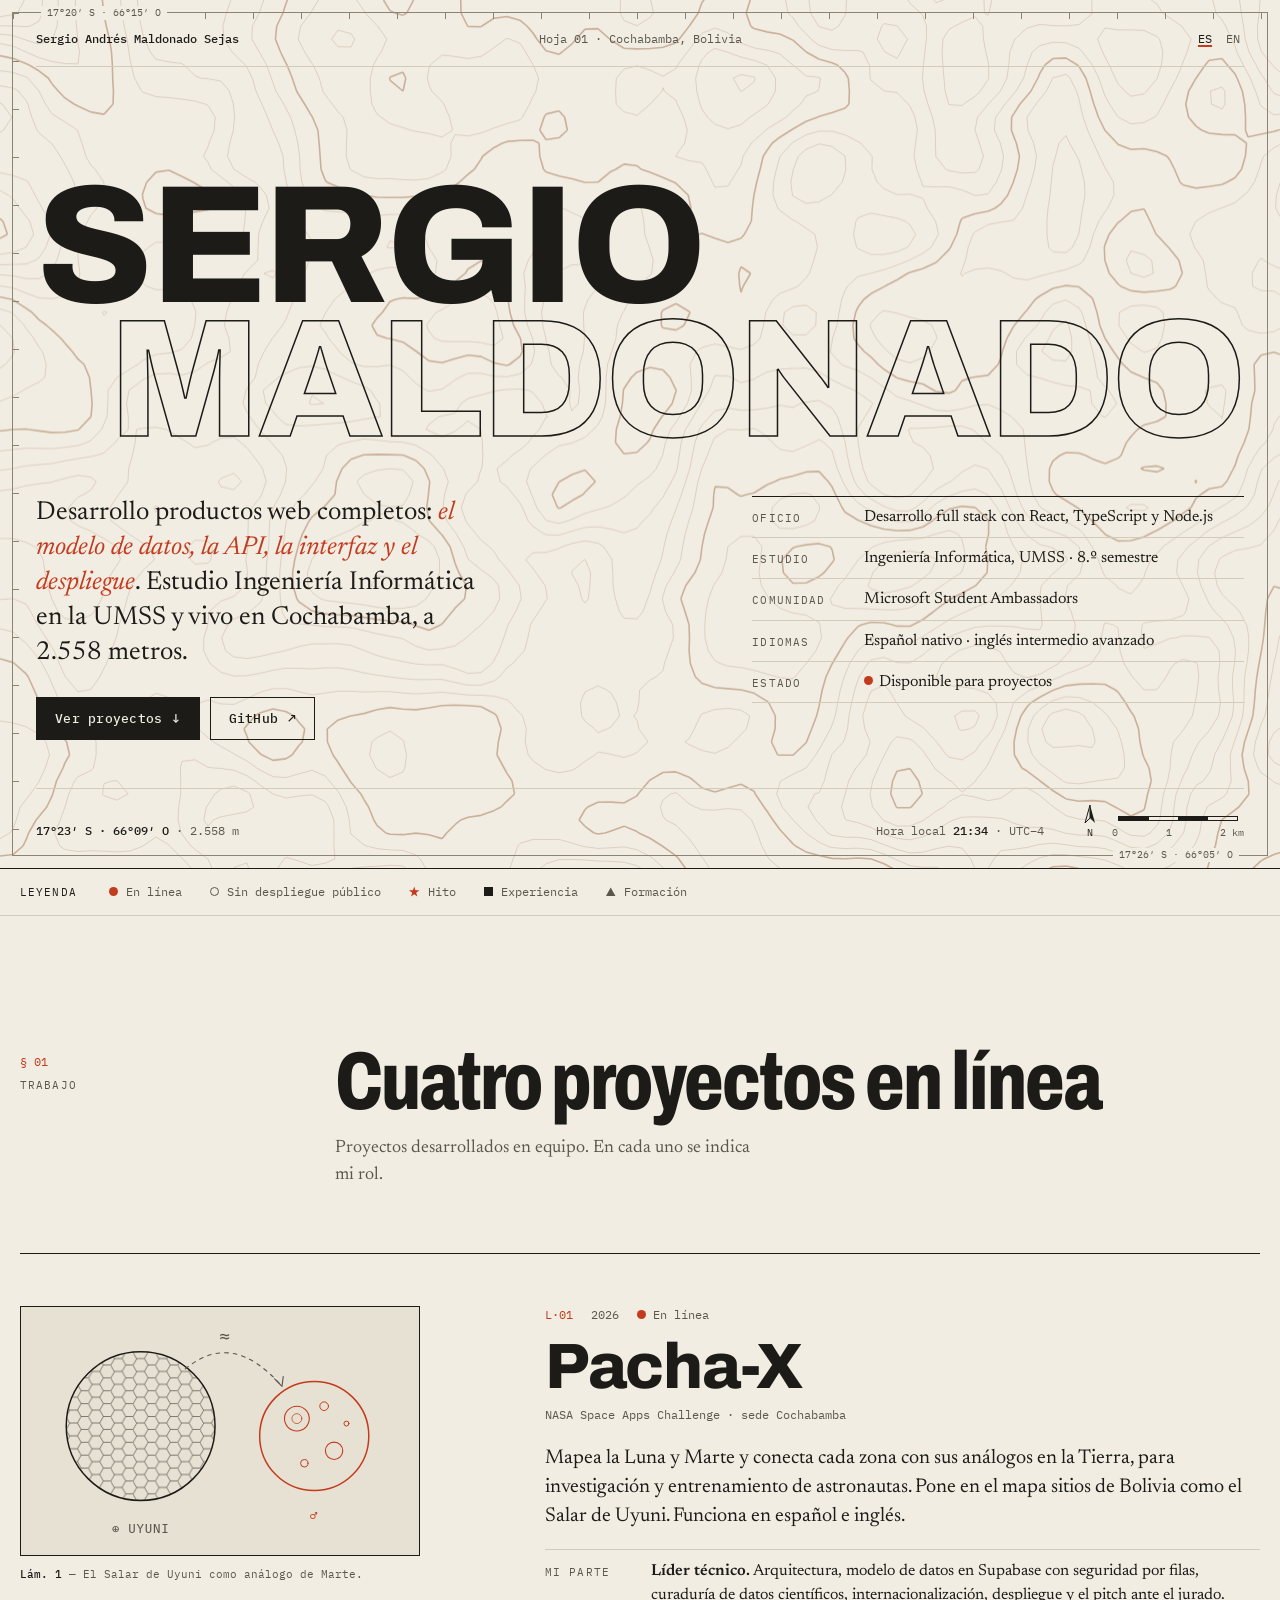
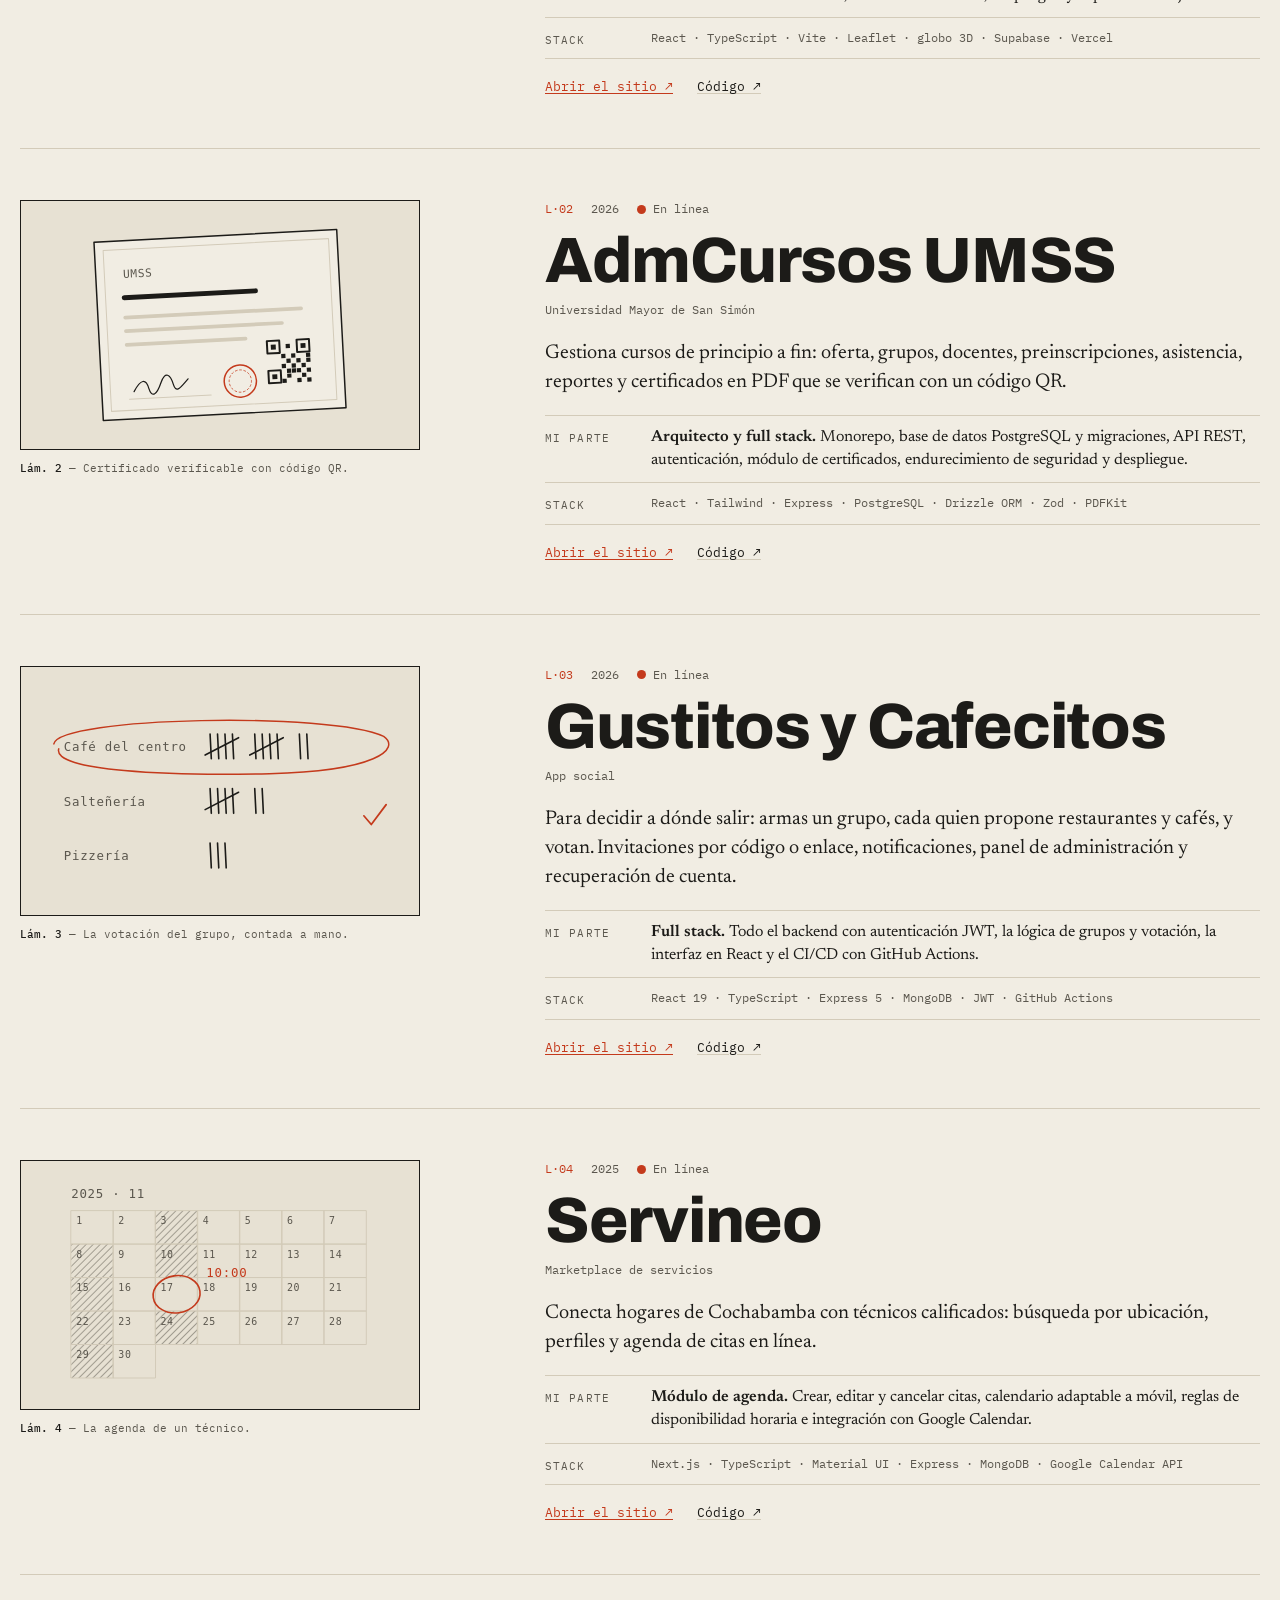
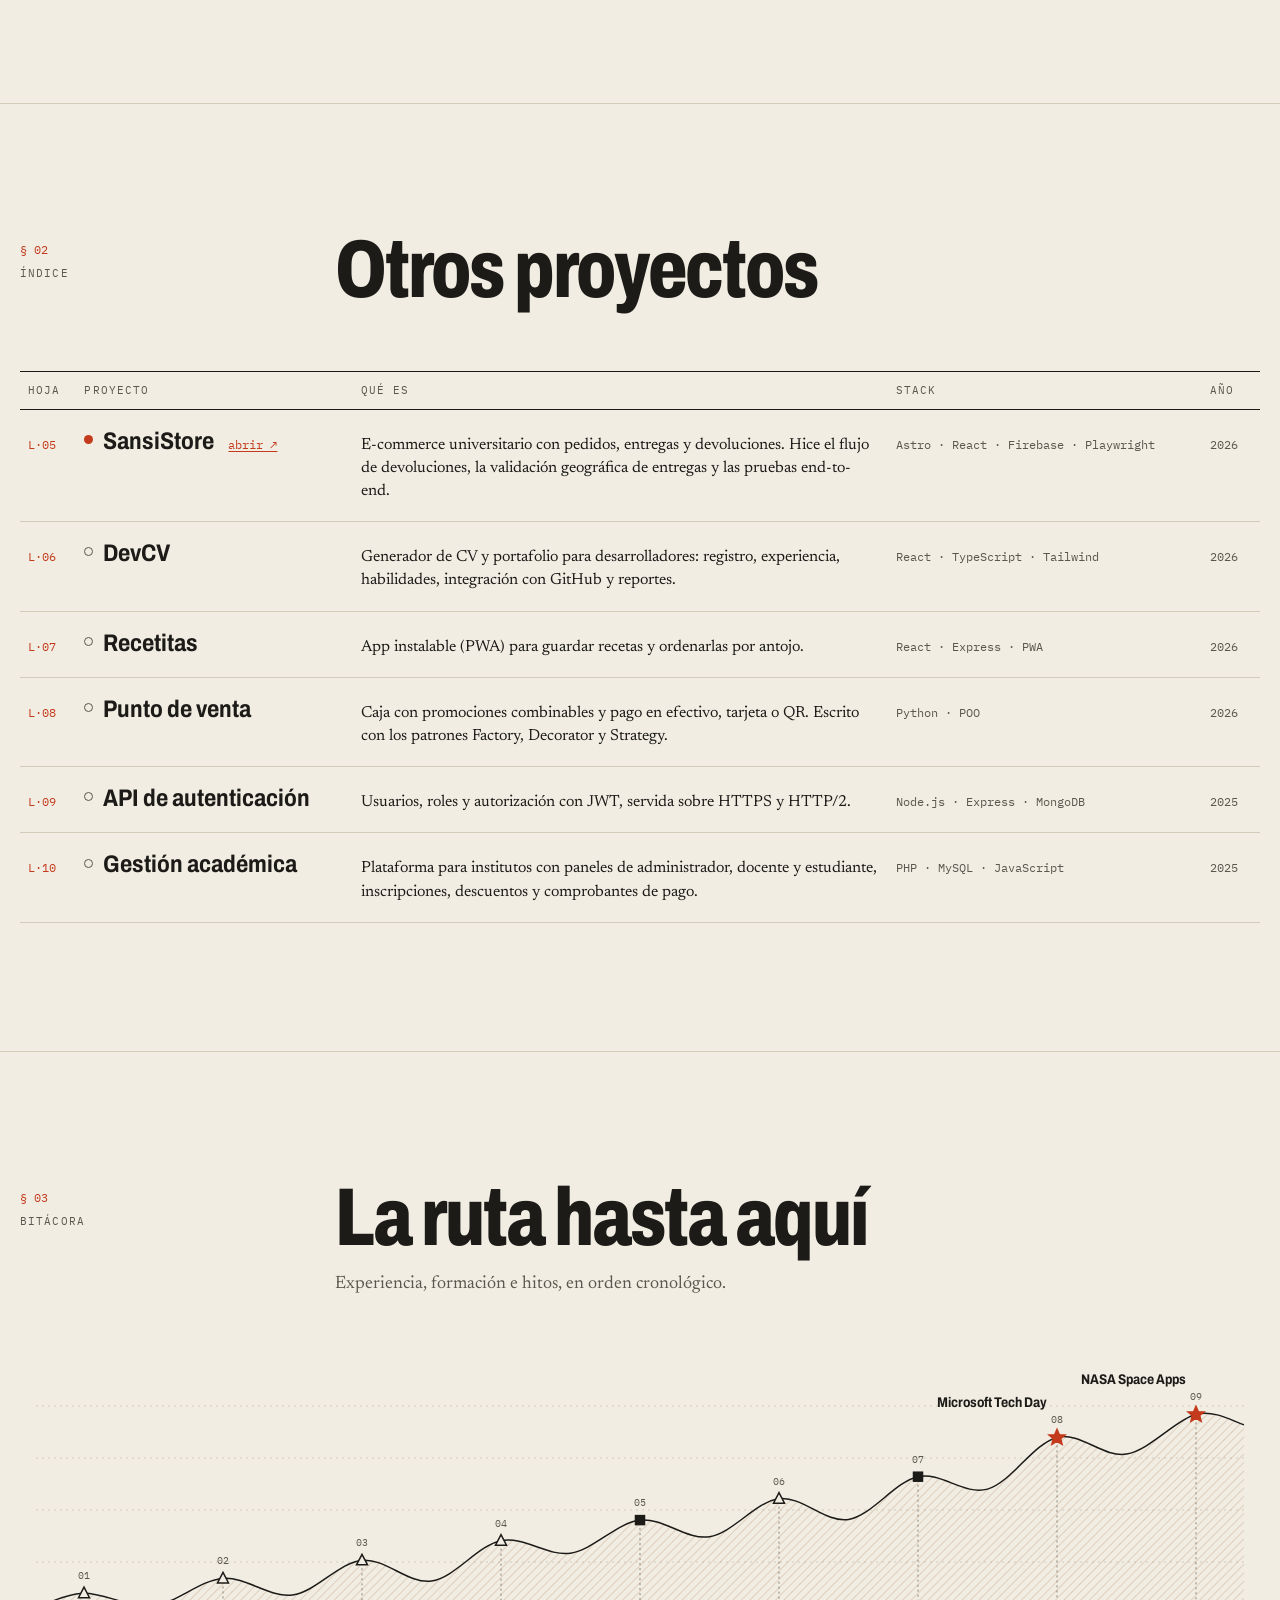
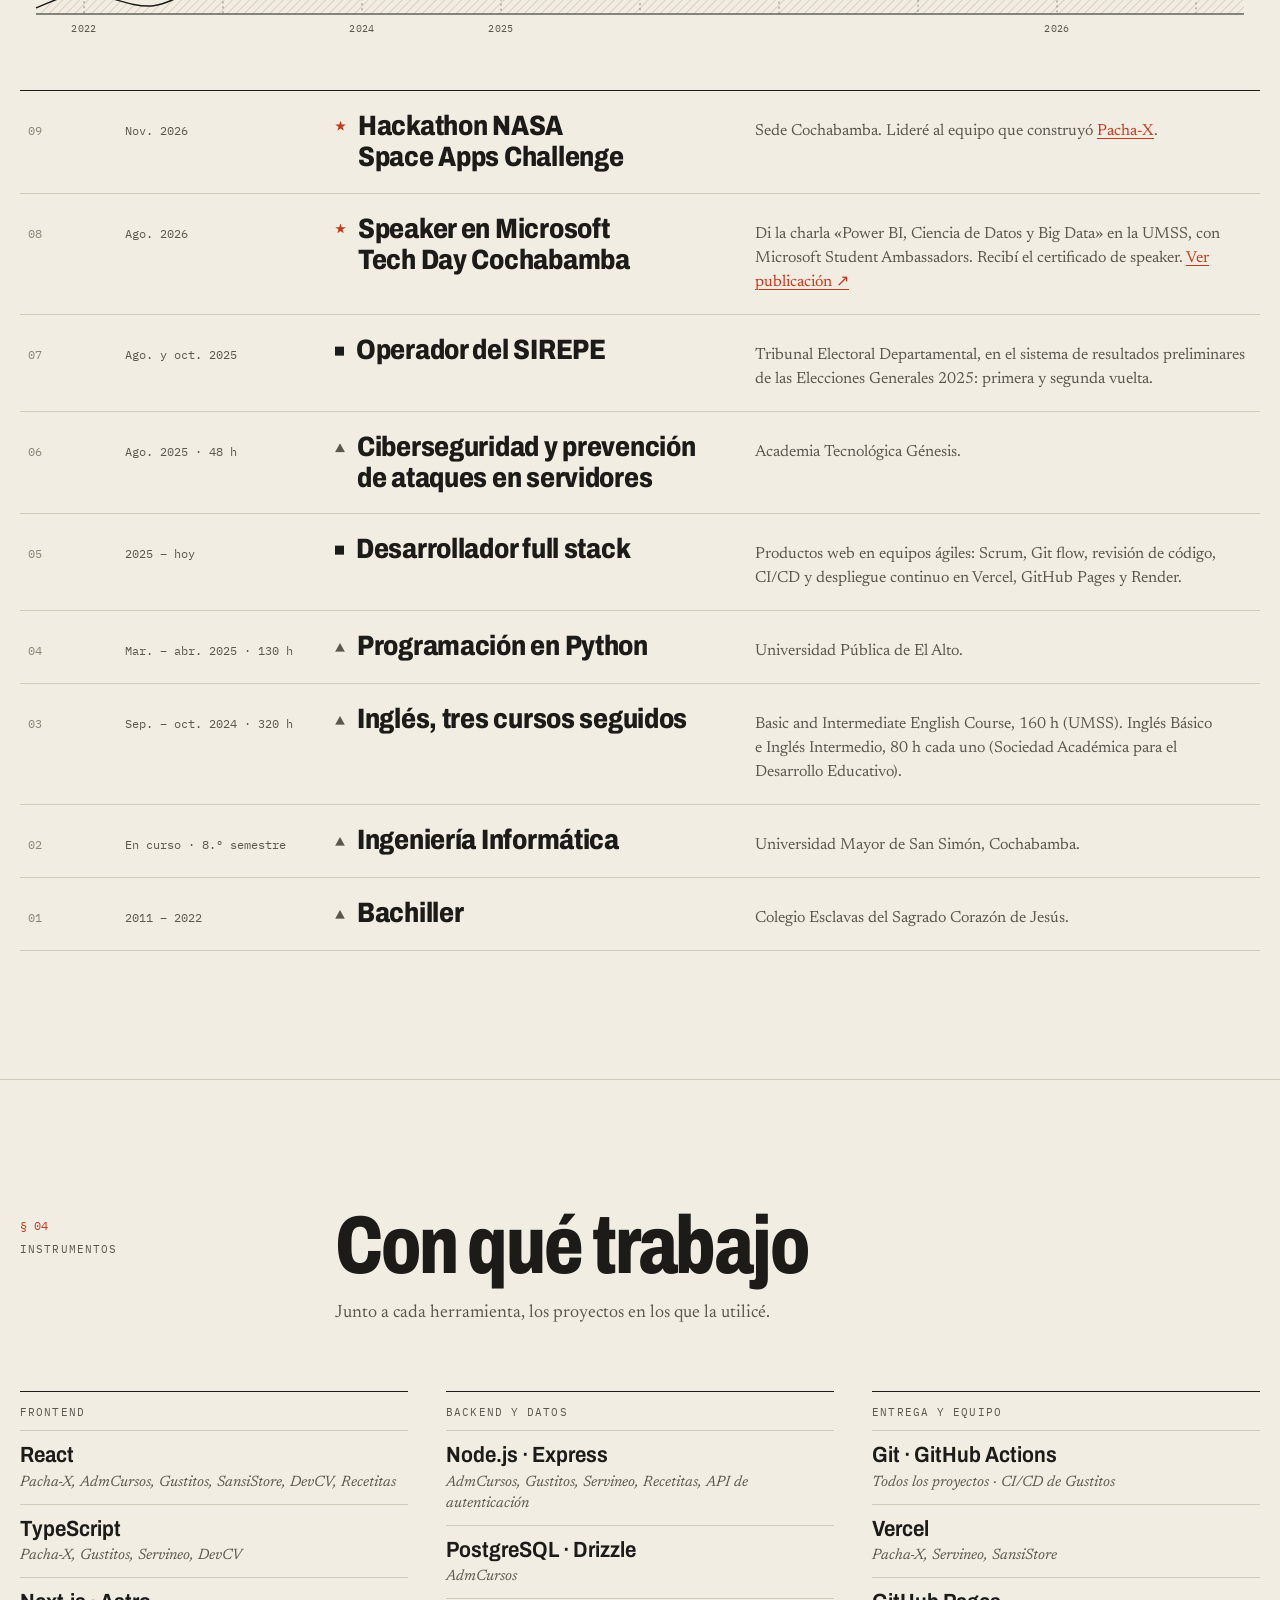
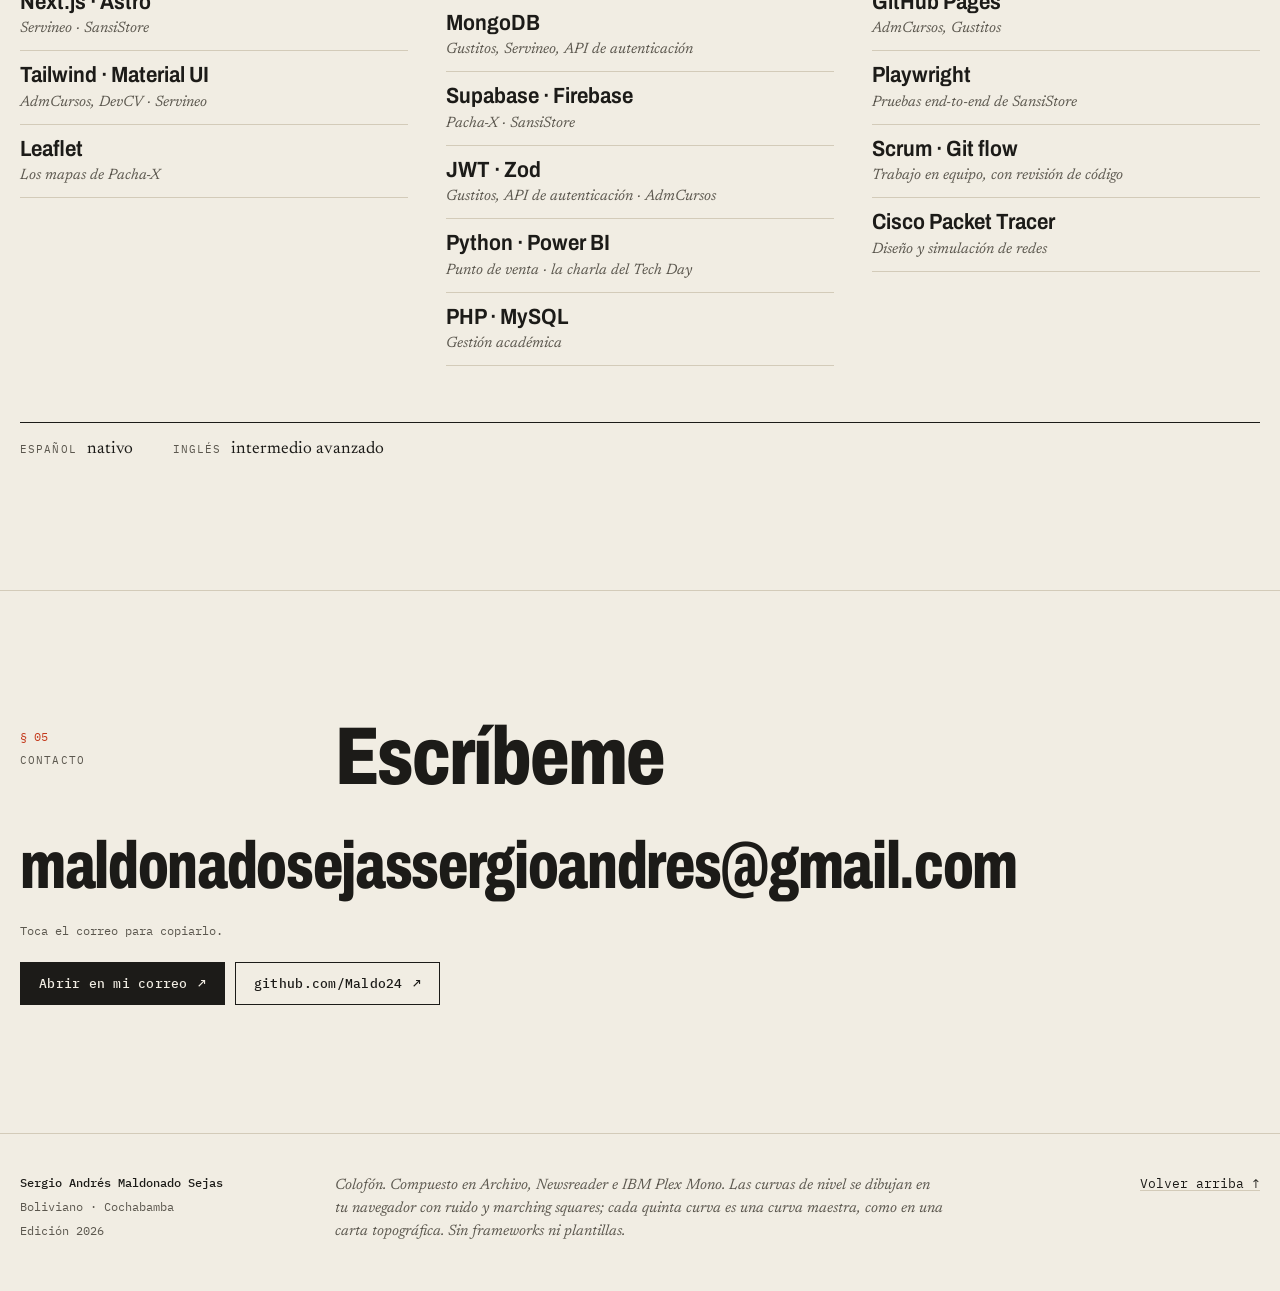
<file: index.html>
<!doctype html>
<html lang="es">
<head>
  <meta charset="utf-8">
  <meta name="viewport" content="width=device-width, initial-scale=1, viewport-fit=cover">
  <title>Sergio Maldonado · Desarrollador full stack</title>
  <meta name="description" content="Sergio Maldonado, desarrollador full stack en Cochabamba, Bolivia. Proyectos en línea hechos con React, TypeScript y Node.js.">
  <meta name="author" content="Sergio Andrés Maldonado Sejas">
  <meta name="theme-color" content="#f1ede3" media="(prefers-color-scheme: light)">
  <meta name="theme-color" content="#14130f" media="(prefers-color-scheme: dark)">

  <link rel="canonical" href="https://maldo24.github.io/Maldonado-Sejas-Sergio-A-CV/">
  <link rel="alternate" hreflang="es" href="https://maldo24.github.io/Maldonado-Sejas-Sergio-A-CV/">
  <link rel="alternate" hreflang="en" href="https://maldo24.github.io/Maldonado-Sejas-Sergio-A-CV/en/">
  <link rel="alternate" hreflang="x-default" href="https://maldo24.github.io/Maldonado-Sejas-Sergio-A-CV/">

  <meta property="og:type" content="profile">
  <meta property="og:locale" content="es_BO">
  <meta property="og:locale:alternate" content="en_US">
  <meta property="og:title" content="Sergio Maldonado · Desarrollador full stack">
  <meta property="og:description" content="Desarrollador full stack en Cochabamba, Bolivia. Proyectos en línea hechos con React, TypeScript y Node.js.">

  <link rel="icon" href="assets/favicon.svg" type="image/svg+xml">

  <link rel="preconnect" href="https://fonts.googleapis.com">
  <link rel="preconnect" href="https://fonts.gstatic.com" crossorigin>
  <link rel="stylesheet" href="https://fonts.googleapis.com/css2?family=Archivo:wdth,wght@62..125,300..900&family=IBM+Plex+Mono:wght@400;500&family=Newsreader:ital,opsz,wght@0,6..72,300..700;1,6..72,300..700&display=swap">

  <link rel="stylesheet" href="assets/css/tokens.css">
  <link rel="stylesheet" href="assets/css/base.css">
  <link rel="stylesheet" href="assets/css/components.css">
  <link rel="stylesheet" href="assets/css/sections/hero.css">
  <link rel="stylesheet" href="assets/css/sections/work.css">
  <link rel="stylesheet" href="assets/css/sections/more.css">
  <link rel="stylesheet" href="assets/css/sections/log.css">
  <link rel="stylesheet" href="assets/css/sections/tools.css">
  <link rel="stylesheet" href="assets/css/sections/contact.css">

  <script defer src="assets/js/modules/env.js"></script>
  <script defer src="assets/js/modules/i18n.js"></script>
  <script defer src="assets/js/modules/clock.js"></script>
  <script defer src="assets/js/modules/name.js"></script>
  <script defer src="assets/js/modules/topo.js"></script>
  <script defer src="assets/js/modules/readout.js"></script>
  <script defer src="assets/js/modules/profile.js"></script>
  <script defer src="assets/js/modules/copy-mail.js"></script>
  <script defer src="assets/js/main.js"></script>
</head>
<body>

<header class="sheet" id="inicio">
  <canvas id="topo" aria-hidden="true"></canvas>
  <div class="frame" aria-hidden="true">
    <span class="c tl">17°20′ S · 66°15′ O</span>
    <span class="c br">17°26′ S · 66°05′ O</span>
  </div>

  <div class="sheet-inner">
    <div class="wrap">
      <div class="sheet-top">
        <span><b>Sergio Andrés Maldonado Sejas</b></span>
        <span class="sheet-id">Hoja 01 · Cochabamba, Bolivia</span>
        <nav class="lang" aria-label="Idioma">
          <a href="index.html" hreflang="es" lang="es" aria-current="page">ES</a>
          <a href="en/index.html" hreflang="en" lang="en">EN</a>
        </nav>
      </div>

      <h1 class="name" aria-label="Sergio Maldonado"><span class="row" data-split>Sergio</span><span class="row" data-split>Maldonado</span></h1>

      <div class="hero-grid">
        <div class="hero-text">
          <p class="intro">Desarrollo productos web completos: <em>el modelo de datos, la API, la interfaz y el despliegue</em>. Estudio Ingeniería Informática en la UMSS y vivo en Cochabamba, a 2.558 metros.</p>
          <div class="cta-row">
            <a class="btn solid" href="#trabajo">Ver proyectos <span class="arr down">↓</span></a>
            <a class="btn" href="https://github.com/Maldo24" target="_blank" rel="noopener">GitHub <span class="arr">↗</span></a>
          </div>
        </div>

        <dl class="card">
          <div><dt class="k">Oficio</dt><dd>Desarrollo full stack con React, TypeScript y Node.js</dd></div>
          <div><dt class="k">Estudio</dt><dd>Ingeniería Informática, UMSS · 8.º semestre</dd></div>
          <div><dt class="k">Comunidad</dt><dd>Microsoft Student Ambassadors</dd></div>
          <div><dt class="k">Idiomas</dt><dd>Español nativo · inglés intermedio avanzado</dd></div>
          <div><dt class="k">Estado</dt><dd><i class="sym sym-live"></i>Disponible para proyectos</dd></div>
        </dl>
      </div>

      <div class="sheet-foot">
        <span class="readout" id="readout"><b>17°23′ S · 66°09′ O</b> · 2.558 m</span>
        <span class="clock">Hora local <b id="clock">--:--</b> · UTC−4</span>
        <span class="marks" aria-hidden="true">
          <span class="north"><svg viewBox="0 0 12 18"><path d="M6 0 L11 18 L6 13 Z" fill="currentColor"/><path d="M6 0 L1 18 L6 13 Z" fill="none" stroke="currentColor"/></svg>N</span>
          <span class="scale"><span class="scale-bar"><i></i><i></i><i></i><i></i></span><span class="scale-lbl"><span>0</span><span>1</span><span>2 km</span></span></span>
        </span>
      </div>
    </div>
  </div>
</header>

<div class="legend gut">
  <div class="wrap">
    <span class="k">Leyenda</span>
    <span><i class="sym sym-live"></i>En línea</span>
    <span><i class="sym sym-offline"></i>Sin despliegue público</span>
    <span><i class="sym sym-star"></i>Hito</span>
    <span><i class="sym sym-work"></i>Experiencia</span>
    <span><i class="sym sym-edu"></i>Formación</span>
  </div>
</div>

<main>

<section id="trabajo" class="gut" aria-labelledby="h-work">
  <div class="wrap">
    <div class="sec-head">
      <div class="sec-id"><span class="sec-no">§ 01</span><span class="k">Trabajo</span></div>
      <div class="sec-title">
        <h2 id="h-work" class="reveal"><!-- proyectos:titulo -->Cuatro proyectos en línea<!-- /proyectos:titulo --></h2>
        <p class="sec-note">Proyectos desarrollados en equipo. En cada uno se indica mi rol.</p>
      </div>
    </div>

    <ol class="work"><!-- proyectos:destacados -->
      <li class="p" id="pacha-x">
        <figure class="plate">
          <img src="assets/img/projects/pacha-x.svg" alt="Dibujo: los polígonos de sal del Salar de Uyuni junto a un Marte con cráteres." width="320" height="200" loading="lazy">
          <figcaption><b>Lám. 1</b> — El Salar de Uyuni como análogo de Marte.</figcaption>
        </figure>
        <div class="p-body">
          <div class="p-meta"><span class="no">L·01</span><span>2026</span><span><i class="sym sym-live"></i>En línea</span></div>
          <h3>Pacha-X</h3>
          <p class="where">NASA Space Apps Challenge · sede Cochabamba</p>
          <p class="lede">Mapea la Luna y Marte y conecta cada zona con sus análogos en la Tierra, para investigación y entrenamiento de astronautas. Pone en el mapa sitios de Bolivia como el Salar de Uyuni. Funciona en español e inglés.</p>
          <dl class="facts">
            <div><dt class="k">Mi parte</dt><dd><b>Líder técnico.</b> Arquitectura, modelo de datos en Supabase con seguridad por filas, curaduría de datos científicos, internacionalización, despliegue y el pitch ante el jurado.</dd></div>
            <div><dt class="k">Stack</dt><dd class="stack">React · TypeScript · Vite · Leaflet · globo 3D · Supabase · Vercel</dd></div>
          </dl>
          <p class="links"><a class="lnk primary" href="https://nasa-space-app-challenge-tawny.vercel.app" target="_blank" rel="noopener">Abrir el sitio ↗</a><a class="lnk" href="https://github.com/Maldo24/NASA-SPACE-APP-CHALLENGE" target="_blank" rel="noopener">Código ↗</a></p>
        </div>
      </li>

      <li class="p" id="admcursos">
        <figure class="plate">
          <img src="assets/img/projects/admcursos.svg" alt="Dibujo: un certificado de la UMSS con sello y código QR." width="320" height="200" loading="lazy">
          <figcaption><b>Lám. 2</b> — Certificado verificable con código QR.</figcaption>
        </figure>
        <div class="p-body">
          <div class="p-meta"><span class="no">L·02</span><span>2026</span><span><i class="sym sym-live"></i>En línea</span></div>
          <h3>AdmCursos UMSS</h3>
          <p class="where">Universidad Mayor de San Simón</p>
          <p class="lede">Gestiona cursos de principio a fin: oferta, grupos, docentes, preinscripciones, asistencia, reportes y certificados en PDF que se verifican con un código QR.</p>
          <dl class="facts">
            <div><dt class="k">Mi parte</dt><dd><b>Arquitecto y full stack.</b> Monorepo, base de datos PostgreSQL y migraciones, API REST, autenticación, módulo de certificados, endurecimiento de seguridad y despliegue.</dd></div>
            <div><dt class="k">Stack</dt><dd class="stack">React · Tailwind · Express · PostgreSQL · Drizzle ORM · Zod · PDFKit</dd></div>
          </dl>
          <p class="links"><a class="lnk primary" href="https://valerydariana98.github.io/AdmCursosUMSS/" target="_blank" rel="noopener">Abrir el sitio ↗</a><a class="lnk" href="https://github.com/valerydariana98/AdmCursosUMSS" target="_blank" rel="noopener">Código ↗</a></p>
        </div>
      </li>

      <li class="p" id="gustitos">
        <figure class="plate">
          <img src="assets/img/projects/gustitos.svg" alt="Dibujo: una votación contada con palitos; gana el café del centro." width="320" height="200" loading="lazy">
          <figcaption><b>Lám. 3</b> — La votación del grupo, contada a mano.</figcaption>
        </figure>
        <div class="p-body">
          <div class="p-meta"><span class="no">L·03</span><span>2026</span><span><i class="sym sym-live"></i>En línea</span></div>
          <h3>Gustitos y Cafecitos</h3>
          <p class="where">App social</p>
          <p class="lede">Para decidir a dónde salir: armas un grupo, cada quien propone restaurantes y cafés, y votan. Invitaciones por código o enlace, notificaciones, panel de administración y recuperación de cuenta.</p>
          <dl class="facts">
            <div><dt class="k">Mi parte</dt><dd><b>Full stack.</b> Todo el backend con autenticación JWT, la lógica de grupos y votación, la interfaz en React y el CI/CD con GitHub Actions.</dd></div>
            <div><dt class="k">Stack</dt><dd class="stack">React 19 · TypeScript · Express 5 · MongoDB · JWT · GitHub Actions</dd></div>
          </dl>
          <p class="links"><a class="lnk primary" href="https://maldo24.github.io/gustitos-y-cafecitos/" target="_blank" rel="noopener">Abrir el sitio ↗</a><a class="lnk" href="https://github.com/Maldo24/gustitos-y-cafecitos" target="_blank" rel="noopener">Código ↗</a></p>
        </div>
      </li>

      <li class="p" id="servineo">
        <figure class="plate">
          <img src="assets/img/projects/servineo.svg" alt="Dibujo: un calendario mensual con días ocupados y una cita marcada a las 10:00." width="320" height="200" loading="lazy">
          <figcaption><b>Lám. 4</b> — La agenda de un técnico.</figcaption>
        </figure>
        <div class="p-body">
          <div class="p-meta"><span class="no">L·04</span><span>2025</span><span><i class="sym sym-live"></i>En línea</span></div>
          <h3>Servineo</h3>
          <p class="where">Marketplace de servicios</p>
          <p class="lede">Conecta hogares de Cochabamba con técnicos calificados: búsqueda por ubicación, perfiles y agenda de citas en línea.</p>
          <dl class="facts">
            <div><dt class="k">Mi parte</dt><dd><b>Módulo de agenda.</b> Crear, editar y cancelar citas, calendario adaptable a móvil, reglas de disponibilidad horaria e integración con Google Calendar.</dd></div>
            <div><dt class="k">Stack</dt><dd class="stack">Next.js · TypeScript · Material UI · Express · MongoDB · Google Calendar API</dd></div>
          </dl>
          <p class="links"><a class="lnk primary" href="https://servineo-frontend-lorem.vercel.app" target="_blank" rel="noopener">Abrir el sitio ↗</a><a class="lnk" href="https://github.com/Servineo/servineo-frontend" target="_blank" rel="noopener">Código ↗</a></p>
        </div>
      </li>
      <!-- /proyectos:destacados -->
    </ol>
  </div>
</section>

<section class="gut" aria-labelledby="h-more">
  <div class="wrap">
    <div class="sec-head">
      <div class="sec-id"><span class="sec-no">§ 02</span><span class="k">Índice</span></div>
      <div class="sec-title">
        <h2 id="h-more" class="reveal">Otros proyectos</h2>
      </div>
    </div>

    <table class="sheets">
      <thead>
        <tr><th class="k" scope="col">Hoja</th><th class="k" scope="col">Proyecto</th><th class="k" scope="col">Qué es</th><th class="k" scope="col">Stack</th><th class="k" scope="col">Año</th></tr>
      </thead>
      <tbody><!-- proyectos:otros -->
        <tr id="sansistore">
          <td class="no">L·05</td>
          <td class="nm"><i class="sym sym-live"></i>SansiStore <a class="lnk primary" href="https://sansistore-umss.vercel.app" target="_blank" rel="noopener">abrir ↗</a></td>
          <td class="ds">E-commerce universitario con pedidos, entregas y devoluciones. Hice el flujo de devoluciones, la validación geográfica de entregas y las pruebas end-to-end.</td>
          <td class="st">Astro · React · Firebase · Playwright</td>
          <td class="yr">2026</td>
        </tr>
        <tr id="devcv">
          <td class="no">L·06</td>
          <td class="nm"><i class="sym sym-offline"></i>DevCV</td>
          <td class="ds">Generador de CV y portafolio para desarrolladores: registro, experiencia, habilidades, integración con GitHub y reportes.</td>
          <td class="st">React · TypeScript · Tailwind</td>
          <td class="yr">2026</td>
        </tr>
        <tr id="recetitas">
          <td class="no">L·07</td>
          <td class="nm"><i class="sym sym-offline"></i>Recetitas</td>
          <td class="ds">App instalable (PWA) para guardar recetas y ordenarlas por antojo.</td>
          <td class="st">React · Express · PWA</td>
          <td class="yr">2026</td>
        </tr>
        <tr id="punto-de-venta">
          <td class="no">L·08</td>
          <td class="nm"><i class="sym sym-offline"></i>Punto de venta</td>
          <td class="ds">Caja con promociones combinables y pago en efectivo, tarjeta o QR. Escrito con los patrones Factory, Decorator y Strategy.</td>
          <td class="st">Python · POO</td>
          <td class="yr">2026</td>
        </tr>
        <tr id="api-autenticacion">
          <td class="no">L·09</td>
          <td class="nm"><i class="sym sym-offline"></i>API de autenticación</td>
          <td class="ds">Usuarios, roles y autorización con JWT, servida sobre HTTPS y HTTP/2.</td>
          <td class="st">Node.js · Express · MongoDB</td>
          <td class="yr">2025</td>
        </tr>
        <tr id="gestion-academica">
          <td class="no">L·10</td>
          <td class="nm"><i class="sym sym-offline"></i>Gestión académica</td>
          <td class="ds">Plataforma para institutos con paneles de administrador, docente y estudiante, inscripciones, descuentos y comprobantes de pago.</td>
          <td class="st">PHP · MySQL · JavaScript</td>
          <td class="yr">2025</td>
        </tr>
        <!-- /proyectos:otros -->
      </tbody>
    </table>
  </div>
</section>

<section class="gut" aria-labelledby="h-log">
  <div class="wrap">
    <div class="sec-head">
      <div class="sec-id"><span class="sec-no">§ 03</span><span class="k">Bitácora</span></div>
      <div class="sec-title">
        <h2 id="h-log" class="reveal">La ruta hasta aquí</h2>
        <p class="sec-note">Experiencia, formación e hitos, en orden cronológico.</p>
      </div>
    </div>

    <figure class="profile" id="profile" aria-hidden="true"></figure>

    <ol class="log" reversed>
      <li data-type="star" data-year="2026" data-short="NASA Space Apps">
        <span class="no">09</span><span class="d">Nov. 2026</span>
        <h3><i class="sym sym-star"></i>Hackathon NASA Space Apps Challenge</h3>
        <p>Sede Cochabamba. Lideré al equipo que construyó <a href="#pacha-x">Pacha-X</a>.</p>
      </li>
      <li data-type="star" data-year="2026" data-short="Microsoft Tech Day">
        <span class="no">08</span><span class="d">Ago. 2026</span>
        <h3><i class="sym sym-star"></i>Speaker en Microsoft Tech Day Cochabamba</h3>
        <p>Di la charla «Power BI, Ciencia de Datos y Big Data» en la UMSS, con Microsoft Student Ambassadors. Recibí el certificado de speaker. <a href="https://www.instagram.com/p/DbeEqwgDLNw/" target="_blank" rel="noopener">Ver publicación ↗</a></p>
      </li>
      <li data-type="work" data-year="2025">
        <span class="no">07</span><span class="d">Ago. y oct. 2025</span>
        <h3><i class="sym sym-work"></i>Operador del SIREPE</h3>
        <p>Tribunal Electoral Departamental, en el sistema de resultados preliminares de las Elecciones Generales 2025: primera y segunda vuelta.</p>
      </li>
      <li data-type="edu" data-year="2025">
        <span class="no">06</span><span class="d">Ago. 2025 · 48 h</span>
        <h3><i class="sym sym-edu"></i>Ciberseguridad y prevención de ataques en servidores</h3>
        <p>Academia Tecnológica Génesis.</p>
      </li>
      <li data-type="work" data-year="2025">
        <span class="no">05</span><span class="d">2025 – hoy</span>
        <h3><i class="sym sym-work"></i>Desarrollador full stack</h3>
        <p>Productos web en equipos ágiles: Scrum, Git flow, revisión de código, CI/CD y despliegue continuo en Vercel, GitHub Pages y Render.</p>
      </li>
      <li data-type="edu" data-year="2025">
        <span class="no">04</span><span class="d">Mar. – abr. 2025 · 130 h</span>
        <h3><i class="sym sym-edu"></i>Programación en Python</h3>
        <p>Universidad Pública de El Alto.</p>
      </li>
      <li data-type="edu" data-year="2024">
        <span class="no">03</span><span class="d">Sep. – oct. 2024 · 320 h</span>
        <h3><i class="sym sym-edu"></i>Inglés, tres cursos seguidos</h3>
        <p>Basic and Intermediate English Course, 160 h (UMSS). Inglés Básico e Inglés Intermedio, 80 h cada uno (Sociedad Académica para el Desarrollo Educativo).</p>
      </li>
      <li data-type="edu">
        <span class="no">02</span><span class="d">En curso · 8.º semestre</span>
        <h3><i class="sym sym-edu"></i>Ingeniería Informática</h3>
        <p>Universidad Mayor de San Simón, Cochabamba.</p>
      </li>
      <li data-type="edu" data-year="2022">
        <span class="no">01</span><span class="d">2011 – 2022</span>
        <h3><i class="sym sym-edu"></i>Bachiller</h3>
        <p>Colegio Esclavas del Sagrado Corazón de Jesús.</p>
      </li>
    </ol>
  </div>
</section>

<section class="gut" aria-labelledby="h-tools">
  <div class="wrap">
    <div class="sec-head">
      <div class="sec-id"><span class="sec-no">§ 04</span><span class="k">Instrumentos</span></div>
      <div class="sec-title">
        <h2 id="h-tools" class="reveal">Con qué trabajo</h2>
        <p class="sec-note">Junto a cada herramienta, los proyectos en los que la utilicé.</p>
      </div>
    </div>

    <div class="tools">
      <div class="tool-group">
        <h3 class="k">Frontend</h3>
        <dl>
          <div><dt>React</dt><dd>Pacha-X, AdmCursos, Gustitos, SansiStore, DevCV, Recetitas</dd></div>
          <div><dt>TypeScript</dt><dd>Pacha-X, Gustitos, Servineo, DevCV</dd></div>
          <div><dt>Next.js · Astro</dt><dd>Servineo · SansiStore</dd></div>
          <div><dt>Tailwind · Material UI</dt><dd>AdmCursos, DevCV · Servineo</dd></div>
          <div><dt>Leaflet</dt><dd>Los mapas de Pacha-X</dd></div>
        </dl>
      </div>
      <div class="tool-group">
        <h3 class="k">Backend y datos</h3>
        <dl>
          <div><dt>Node.js · Express</dt><dd>AdmCursos, Gustitos, Servineo, Recetitas, API de autenticación</dd></div>
          <div><dt>PostgreSQL · Drizzle</dt><dd>AdmCursos</dd></div>
          <div><dt>MongoDB</dt><dd>Gustitos, Servineo, API de autenticación</dd></div>
          <div><dt>Supabase · Firebase</dt><dd>Pacha-X · SansiStore</dd></div>
          <div><dt>JWT · Zod</dt><dd>Gustitos, API de autenticación · AdmCursos</dd></div>
          <div><dt>Python · Power BI</dt><dd>Punto de venta · la charla del Tech Day</dd></div>
          <div><dt>PHP · MySQL</dt><dd>Gestión académica</dd></div>
        </dl>
      </div>
      <div class="tool-group">
        <h3 class="k">Entrega y equipo</h3>
        <dl>
          <div><dt>Git · GitHub Actions</dt><dd>Todos los proyectos · CI/CD de Gustitos</dd></div>
          <div><dt>Vercel</dt><dd>Pacha-X, Servineo, SansiStore</dd></div>
          <div><dt>GitHub Pages</dt><dd>AdmCursos, Gustitos</dd></div>
          <div><dt>Playwright</dt><dd>Pruebas end-to-end de SansiStore</dd></div>
          <div><dt>Scrum · Git flow</dt><dd>Trabajo en equipo, con revisión de código</dd></div>
          <div><dt>Cisco Packet Tracer</dt><dd>Diseño y simulación de redes</dd></div>
        </dl>
      </div>
    </div>

    <div class="langs">
      <p><span class="k">Español</span>nativo</p>
      <p><span class="k">Inglés</span>intermedio avanzado</p>
    </div>
  </div>
</section>

<section class="gut contact" aria-labelledby="h-c">
  <div class="wrap">
    <div class="sec-head">
      <div class="sec-id"><span class="sec-no">§ 05</span><span class="k">Contacto</span></div>
      <div class="sec-title">
        <h2 id="h-c" class="reveal">Escríbeme</h2>
      </div>
    </div>
    <div class="contact-body">
      <button class="big-mail" id="mail" type="button" data-email="maldonadosejassergioandres@gmail.com" aria-label="Copiar el correo maldonadosejassergioandres@gmail.com">maldonadosejassergioandres@gmail.com</button>
      <span class="copied" id="copied" aria-live="polite">Toca el correo para copiarlo.</span>
      <div class="cta-row">
        <a class="btn solid" href="mailto:maldonadosejassergioandres@gmail.com">Abrir en mi correo <span class="arr">↗</span></a>
        <a class="btn" href="https://github.com/Maldo24" target="_blank" rel="noopener">github.com/Maldo24 <span class="arr">↗</span></a>
      </div>
    </div>
  </div>
</section>

</main>

<footer class="colophon gut">
  <div class="wrap">
    <div class="about">
      <b>Sergio Andrés Maldonado Sejas</b>
      <span>Boliviano · Cochabamba</span>
      <span>Edición 2026</span>
    </div>
    <p class="note">Colofón. Compuesto en Archivo, Newsreader e IBM Plex Mono. Las curvas de nivel se dibujan en tu navegador con ruido y marching squares; cada quinta curva es una curva maestra, como en una carta topográfica. Sin frameworks ni plantillas.</p>
    <a class="lnk top" href="#inicio">Volver arriba ↑</a>
  </div>
</footer>

</body>
</html>
</file>
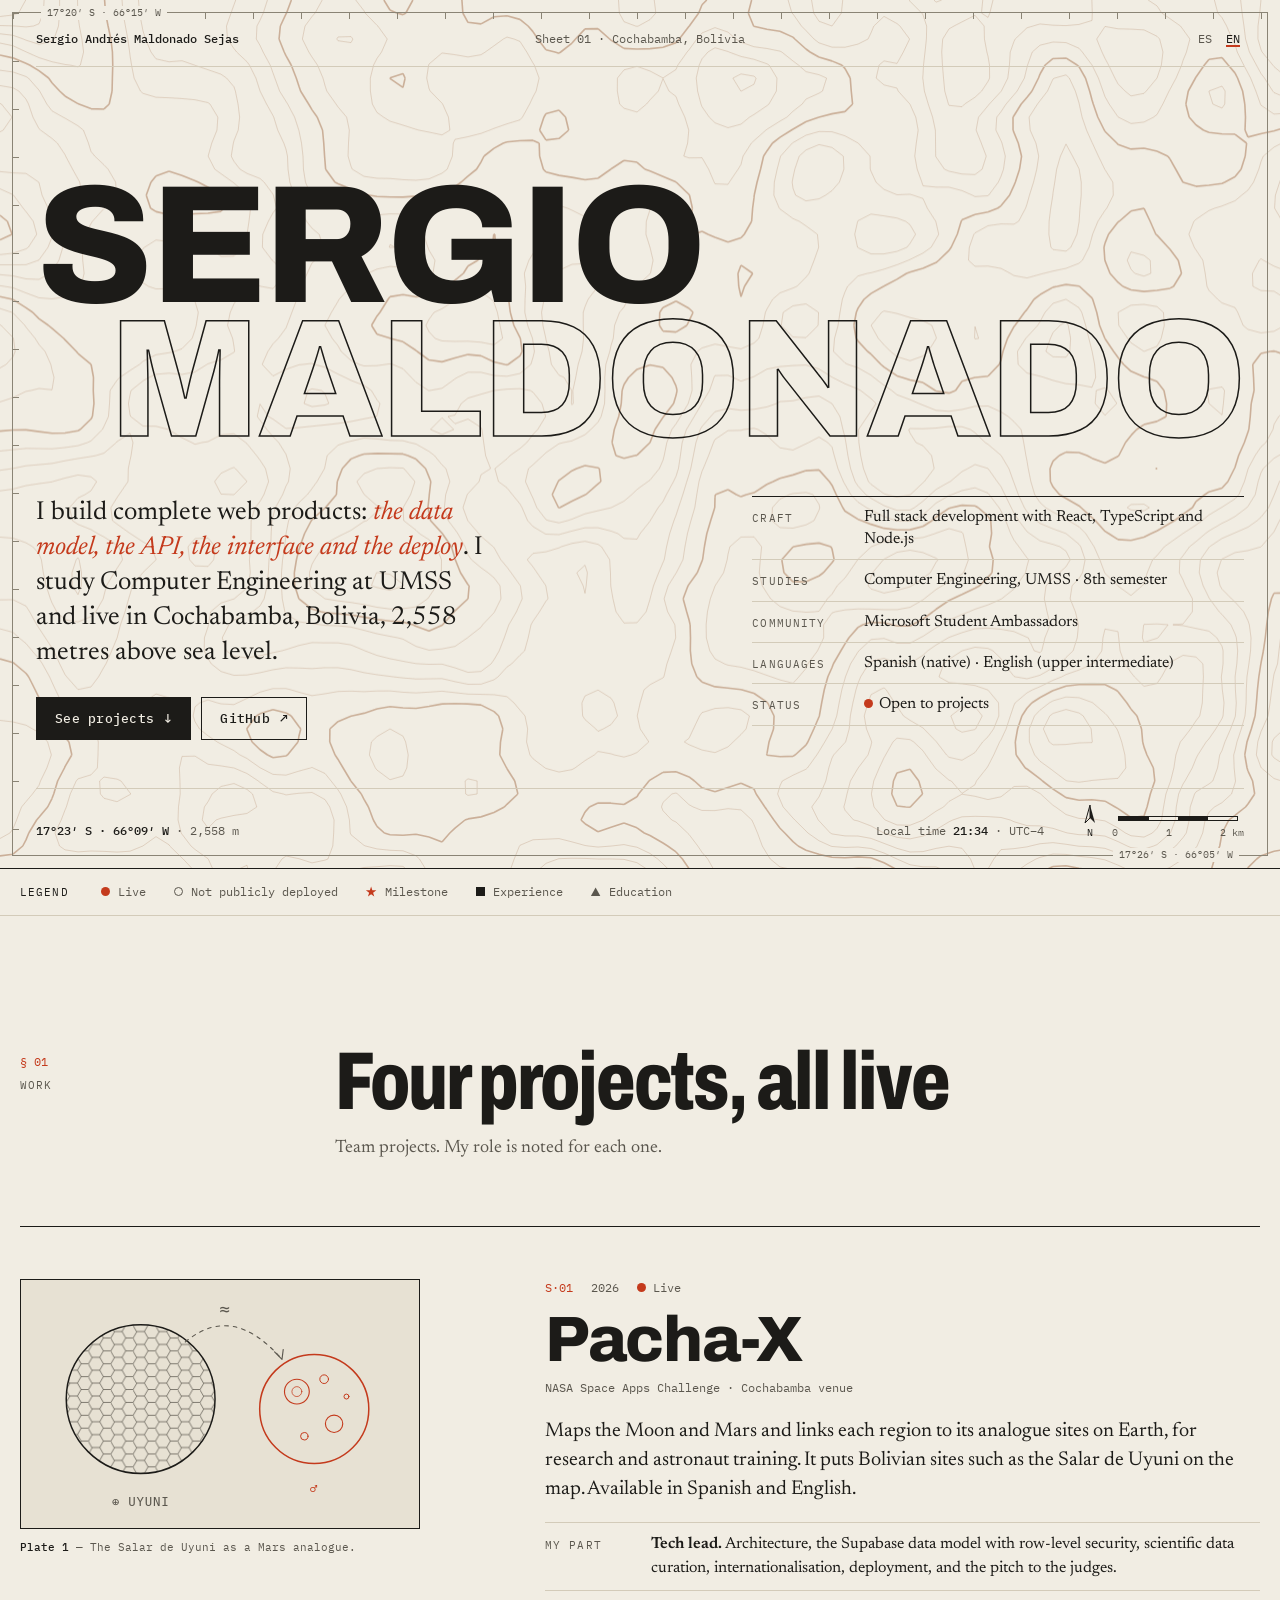
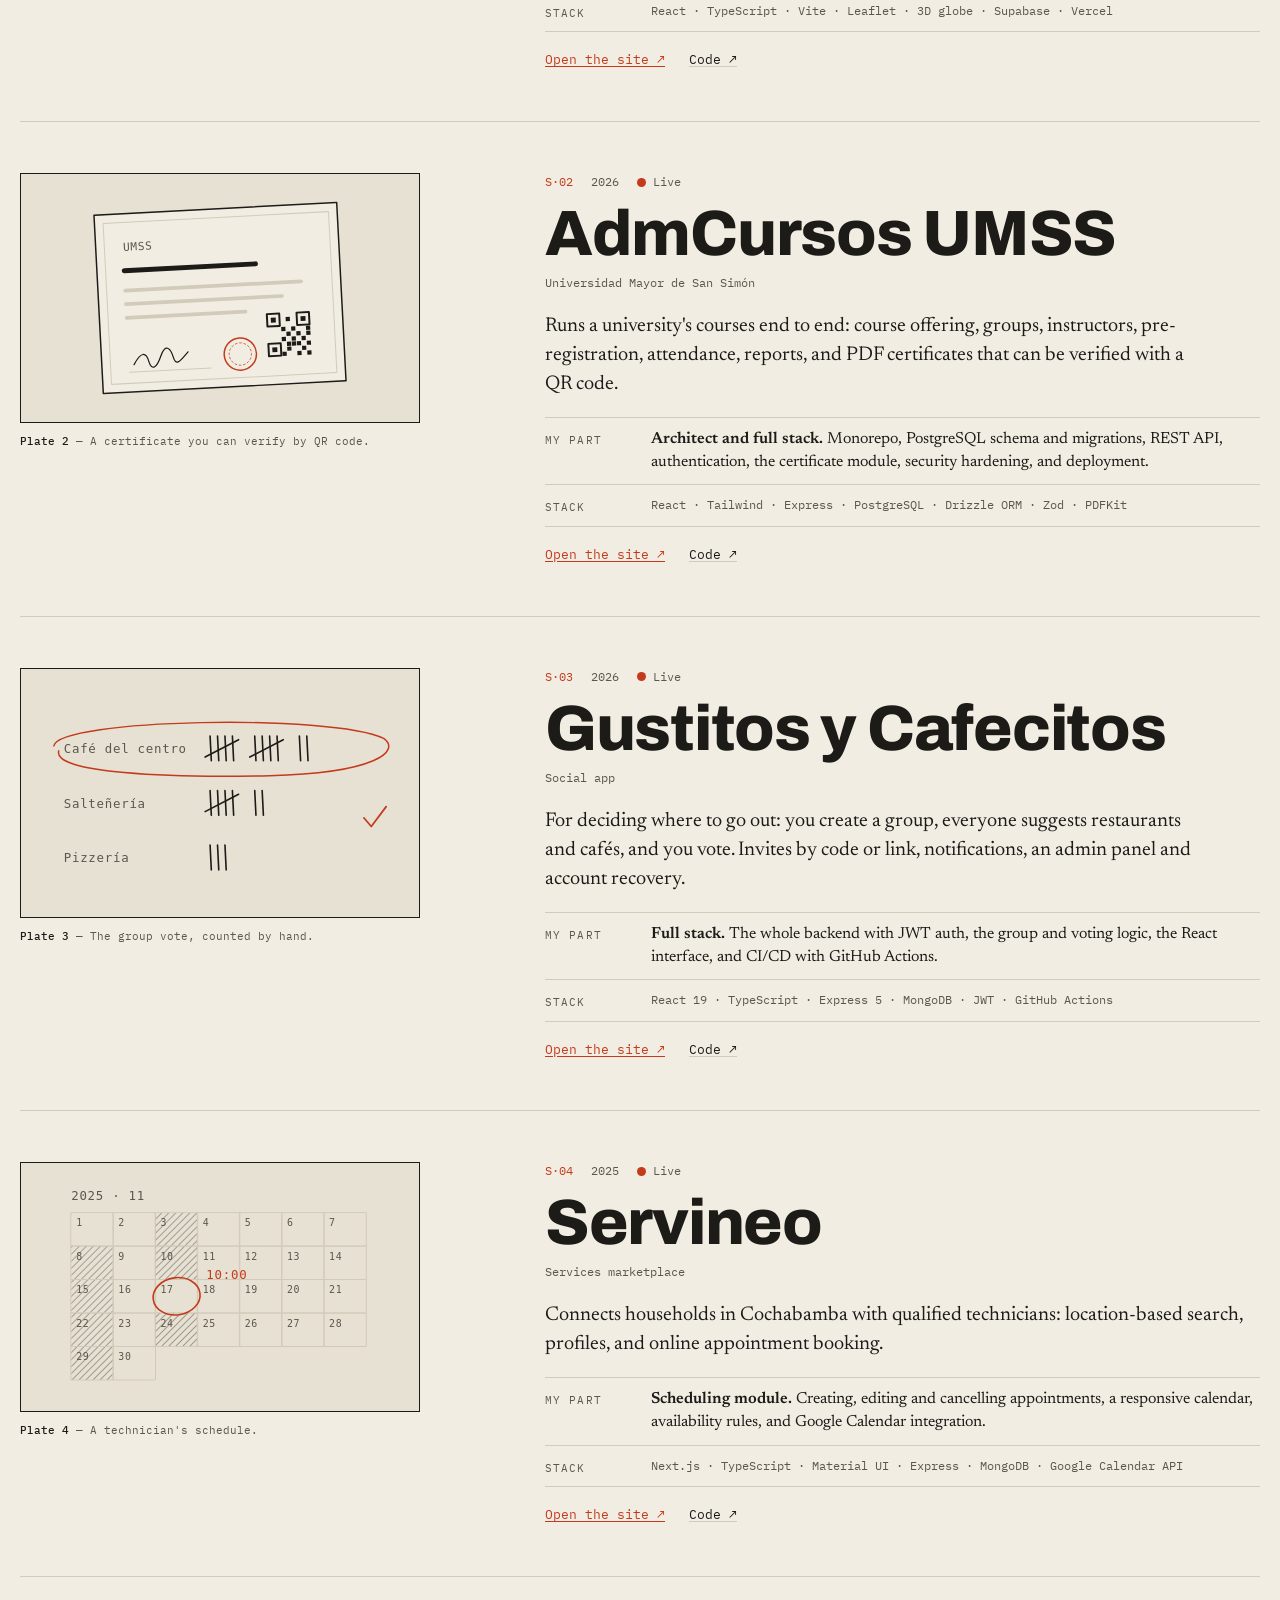
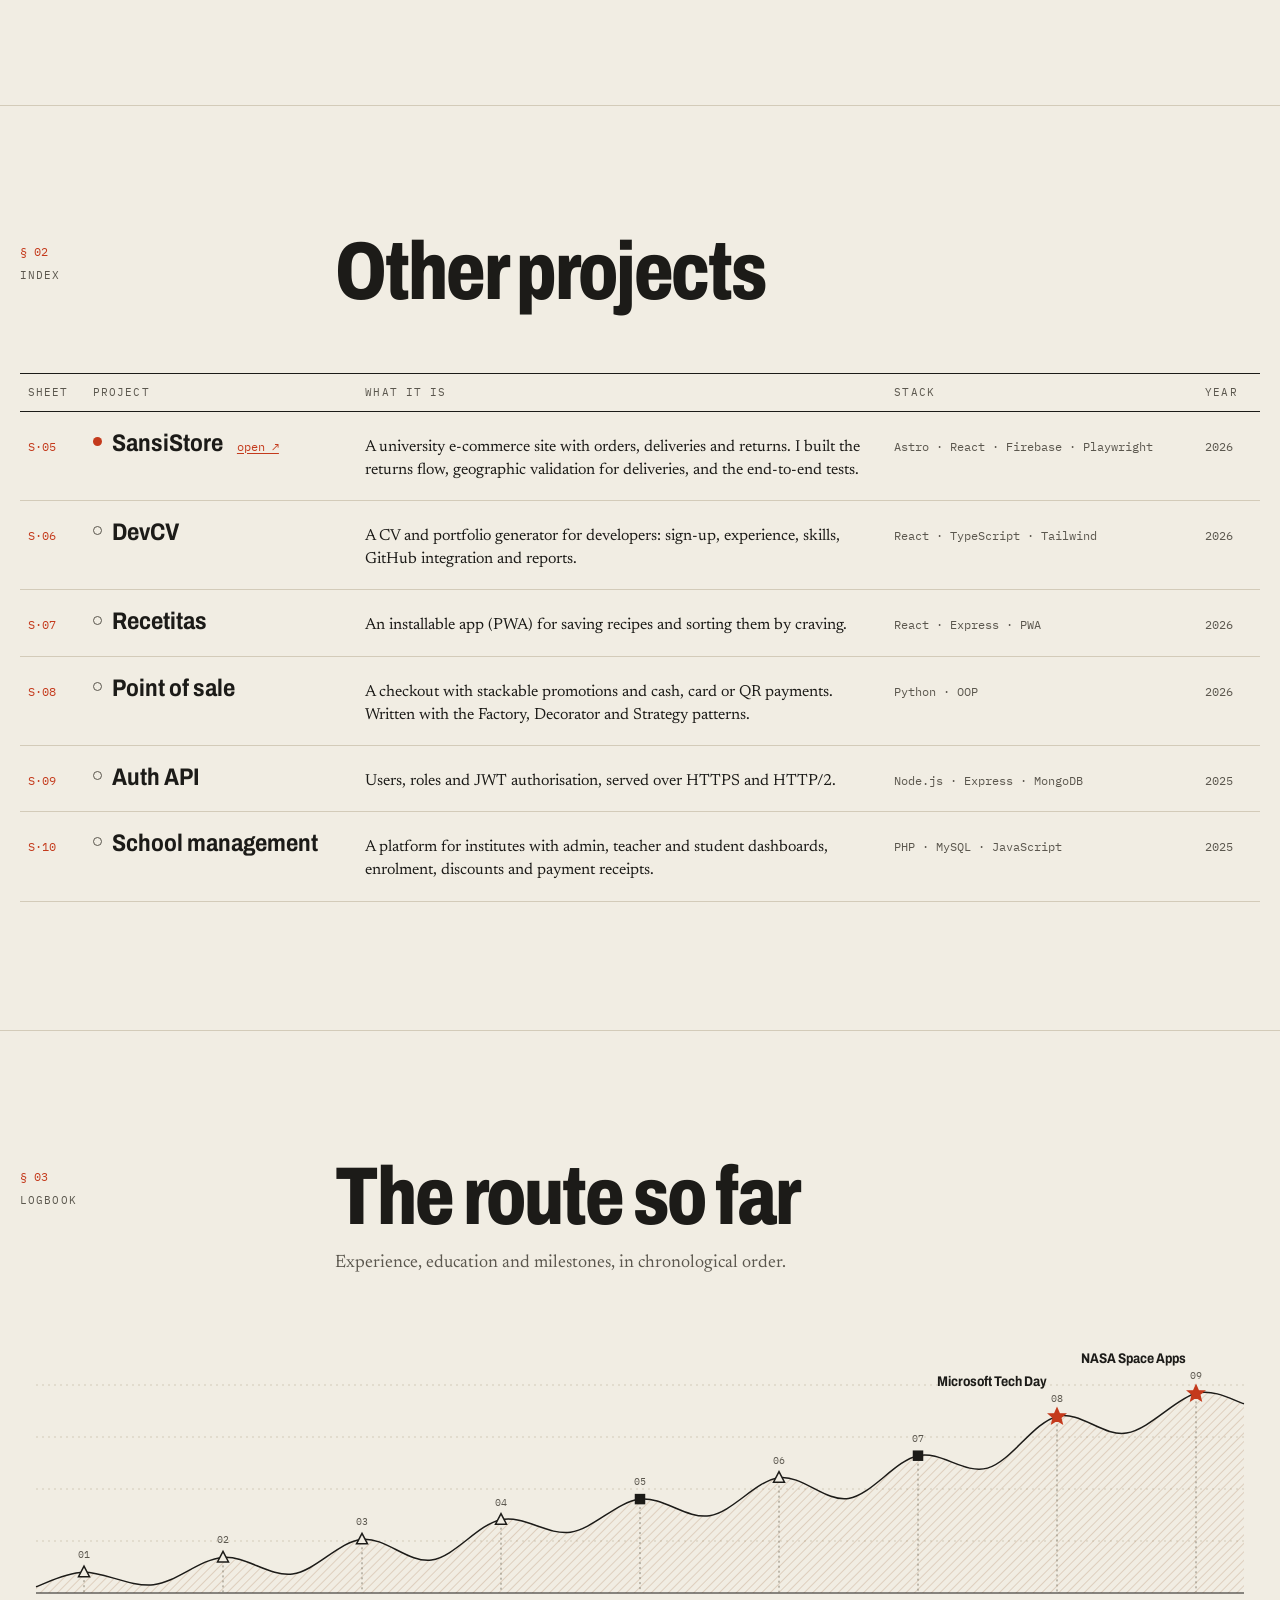
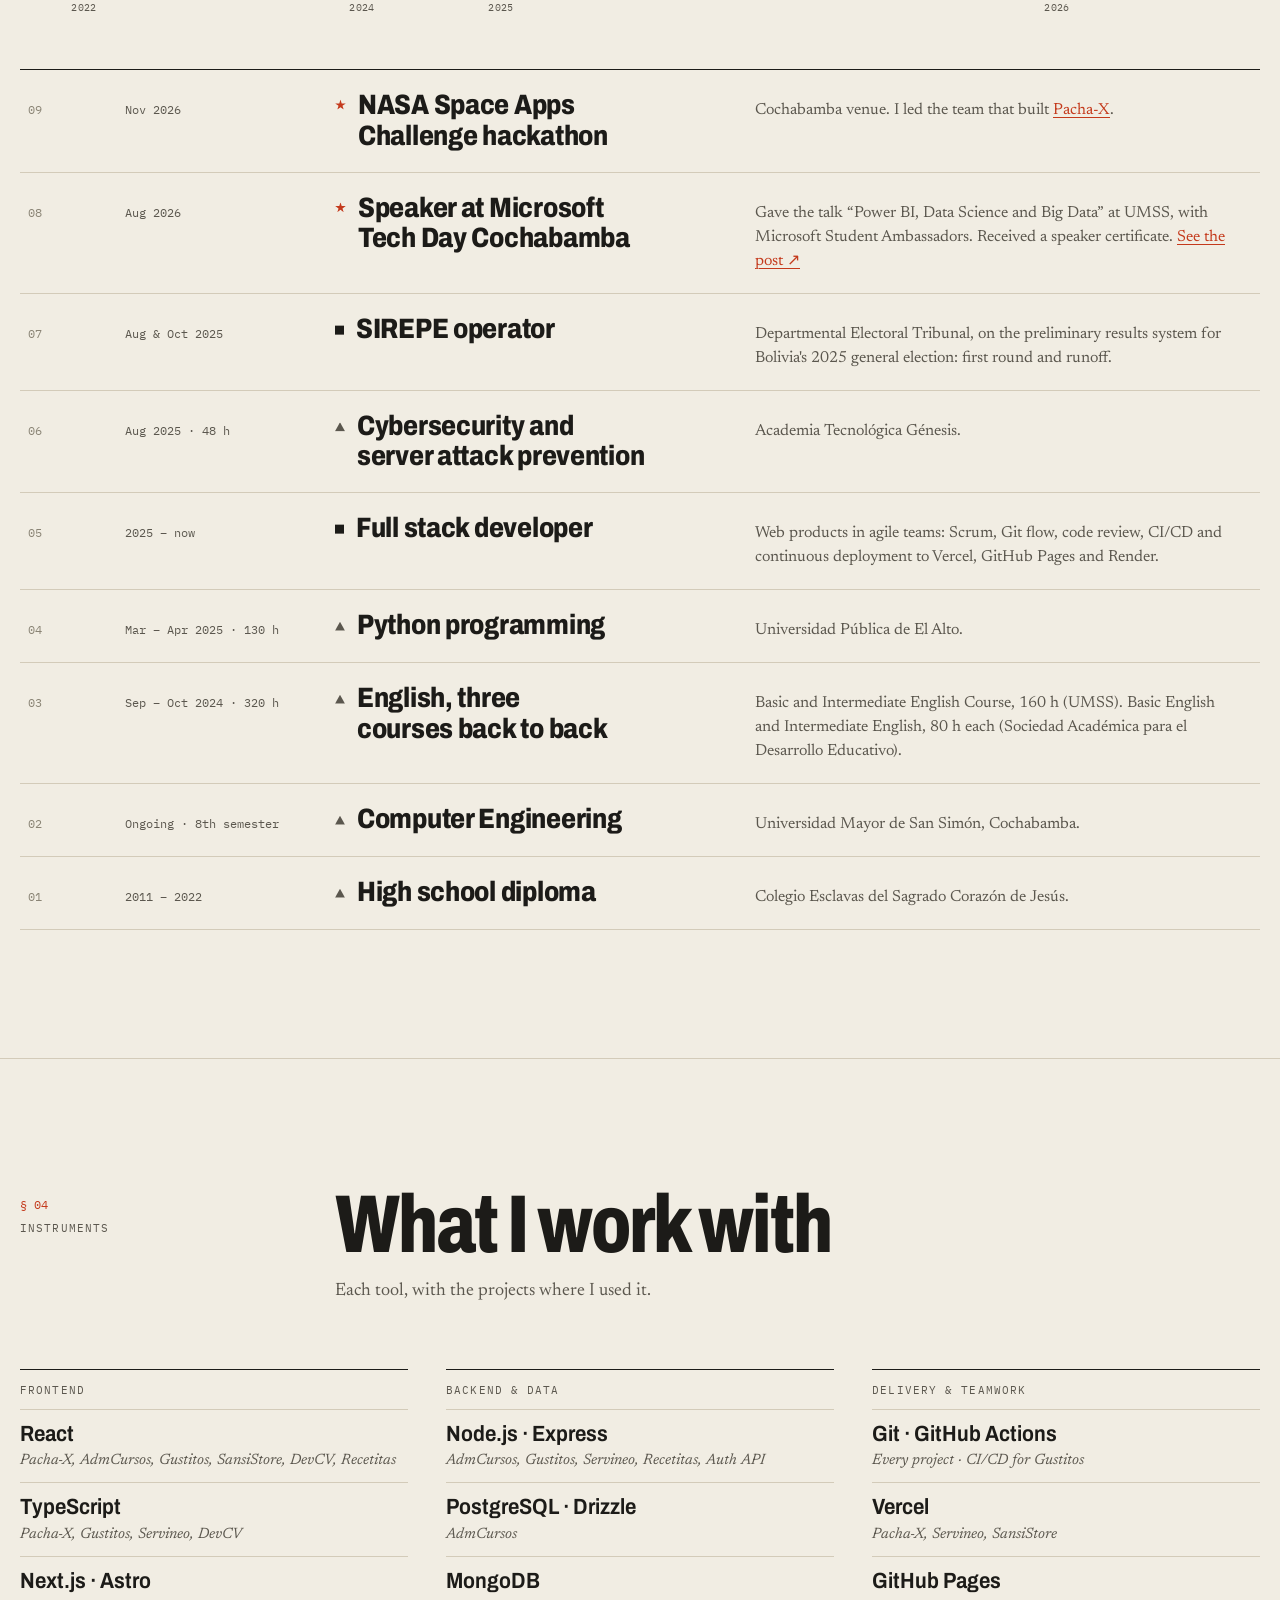
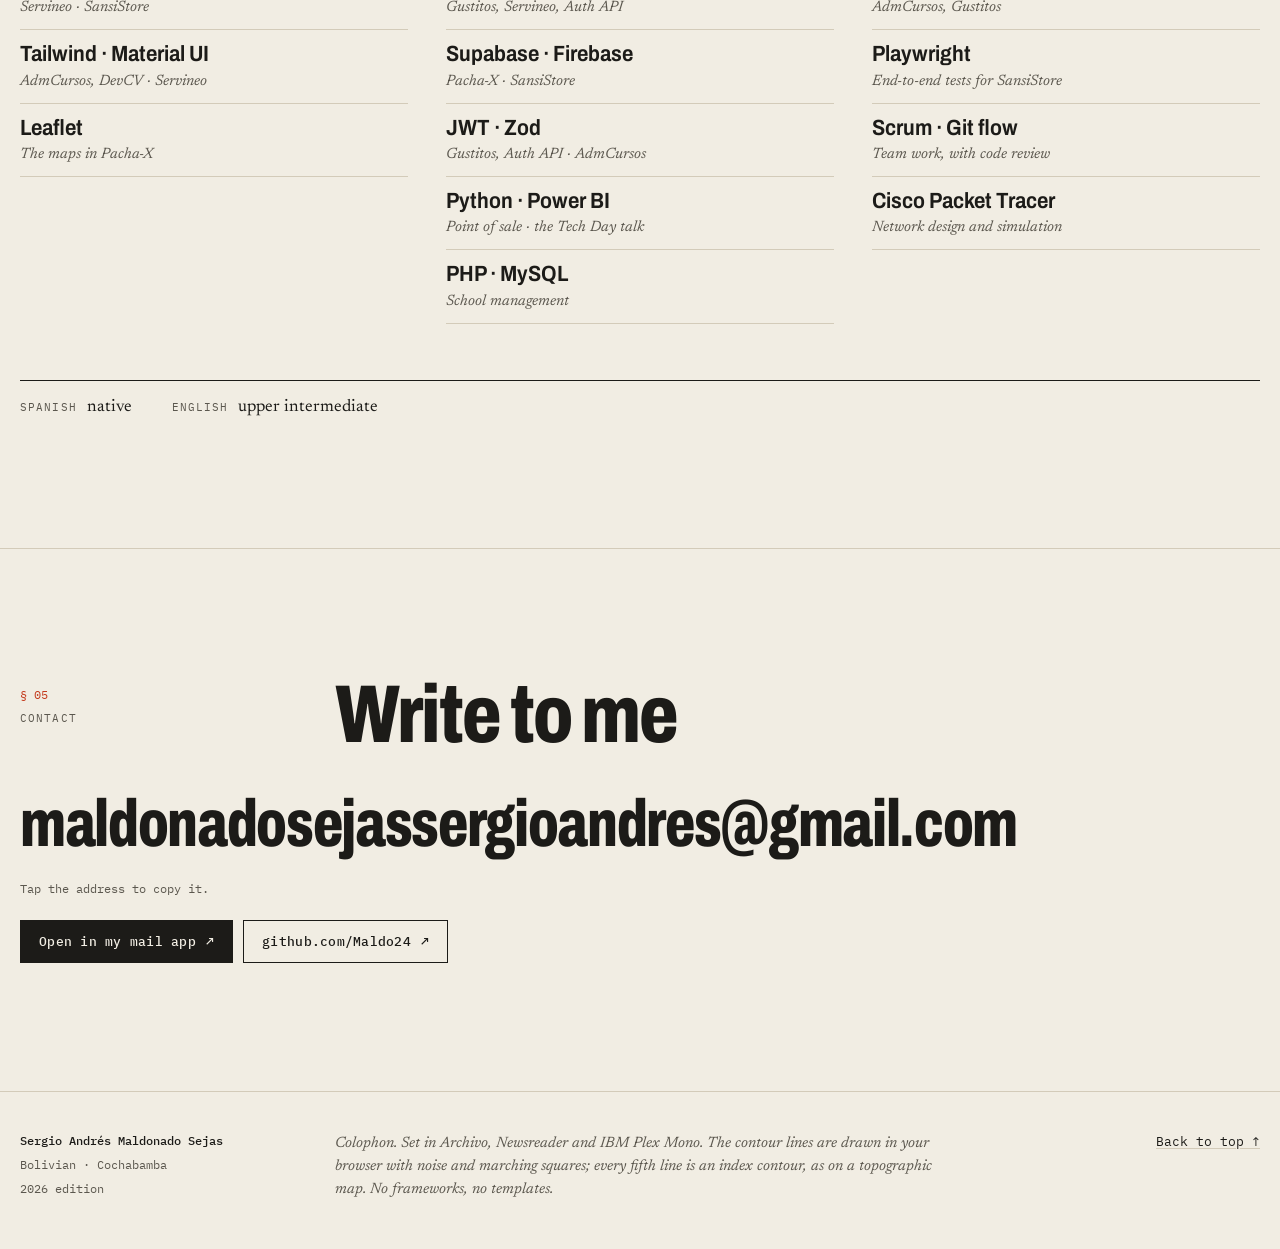
<file: en/index.html>
<!doctype html>
<html lang="en">
<head>
  <meta charset="utf-8">
  <meta name="viewport" content="width=device-width, initial-scale=1, viewport-fit=cover">
  <title>Sergio Maldonado · Full stack developer</title>
  <meta name="description" content="Sergio Maldonado, full stack developer in Cochabamba, Bolivia. Live projects built with React, TypeScript and Node.js.">
  <meta name="author" content="Sergio Andrés Maldonado Sejas">
  <meta name="theme-color" content="#f1ede3" media="(prefers-color-scheme: light)">
  <meta name="theme-color" content="#14130f" media="(prefers-color-scheme: dark)">

  <link rel="canonical" href="https://maldo24.github.io/Maldonado-Sejas-Sergio-A-CV/en/">
  <link rel="alternate" hreflang="es" href="https://maldo24.github.io/Maldonado-Sejas-Sergio-A-CV/">
  <link rel="alternate" hreflang="en" href="https://maldo24.github.io/Maldonado-Sejas-Sergio-A-CV/en/">
  <link rel="alternate" hreflang="x-default" href="https://maldo24.github.io/Maldonado-Sejas-Sergio-A-CV/">

  <meta property="og:type" content="profile">
  <meta property="og:locale" content="en_US">
  <meta property="og:locale:alternate" content="es_BO">
  <meta property="og:title" content="Sergio Maldonado · Full stack developer">
  <meta property="og:description" content="Full stack developer in Cochabamba, Bolivia. Live projects built with React, TypeScript and Node.js.">

  <link rel="icon" href="../assets/favicon.svg" type="image/svg+xml">

  <link rel="preconnect" href="https://fonts.googleapis.com">
  <link rel="preconnect" href="https://fonts.gstatic.com" crossorigin>
  <link rel="stylesheet" href="https://fonts.googleapis.com/css2?family=Archivo:wdth,wght@62..125,300..900&family=IBM+Plex+Mono:wght@400;500&family=Newsreader:ital,opsz,wght@0,6..72,300..700;1,6..72,300..700&display=swap">

  <link rel="stylesheet" href="../assets/css/tokens.css">
  <link rel="stylesheet" href="../assets/css/base.css">
  <link rel="stylesheet" href="../assets/css/components.css">
  <link rel="stylesheet" href="../assets/css/sections/hero.css">
  <link rel="stylesheet" href="../assets/css/sections/work.css">
  <link rel="stylesheet" href="../assets/css/sections/more.css">
  <link rel="stylesheet" href="../assets/css/sections/log.css">
  <link rel="stylesheet" href="../assets/css/sections/tools.css">
  <link rel="stylesheet" href="../assets/css/sections/contact.css">

  <script defer src="../assets/js/modules/env.js"></script>
  <script defer src="../assets/js/modules/i18n.js"></script>
  <script defer src="../assets/js/modules/clock.js"></script>
  <script defer src="../assets/js/modules/name.js"></script>
  <script defer src="../assets/js/modules/topo.js"></script>
  <script defer src="../assets/js/modules/readout.js"></script>
  <script defer src="../assets/js/modules/profile.js"></script>
  <script defer src="../assets/js/modules/copy-mail.js"></script>
  <script defer src="../assets/js/main.js"></script>
</head>
<body>

<header class="sheet" id="top">
  <canvas id="topo" aria-hidden="true"></canvas>
  <div class="frame" aria-hidden="true">
    <span class="c tl">17°20′ S · 66°15′ W</span>
    <span class="c br">17°26′ S · 66°05′ W</span>
  </div>

  <div class="sheet-inner">
    <div class="wrap">
      <div class="sheet-top">
        <span><b>Sergio Andrés Maldonado Sejas</b></span>
        <span class="sheet-id">Sheet 01 · Cochabamba, Bolivia</span>
        <nav class="lang" aria-label="Language">
          <a href="../index.html" hreflang="es" lang="es">ES</a>
          <a href="index.html" hreflang="en" lang="en" aria-current="page">EN</a>
        </nav>
      </div>

      <h1 class="name" aria-label="Sergio Maldonado"><span class="row" data-split>Sergio</span><span class="row" data-split>Maldonado</span></h1>

      <div class="hero-grid">
        <div class="hero-text">
          <p class="intro">I build complete web products: <em>the data model, the API, the interface and the deploy</em>. I study Computer Engineering at UMSS and live in Cochabamba, Bolivia, 2,558 metres above sea level.</p>
          <div class="cta-row">
            <a class="btn solid" href="#work">See projects <span class="arr down">↓</span></a>
            <a class="btn" href="https://github.com/Maldo24" target="_blank" rel="noopener">GitHub <span class="arr">↗</span></a>
          </div>
        </div>

        <dl class="card">
          <div><dt class="k">Craft</dt><dd>Full stack development with React, TypeScript and Node.js</dd></div>
          <div><dt class="k">Studies</dt><dd>Computer Engineering, UMSS · 8th semester</dd></div>
          <div><dt class="k">Community</dt><dd>Microsoft Student Ambassadors</dd></div>
          <div><dt class="k">Languages</dt><dd>Spanish (native) · English (upper intermediate)</dd></div>
          <div><dt class="k">Status</dt><dd><i class="sym sym-live"></i>Open to projects</dd></div>
        </dl>
      </div>

      <div class="sheet-foot">
        <span class="readout" id="readout"><b>17°23′ S · 66°09′ W</b> · 2,558 m</span>
        <span class="clock">Local time <b id="clock">--:--</b> · UTC−4</span>
        <span class="marks" aria-hidden="true">
          <span class="north"><svg viewBox="0 0 12 18"><path d="M6 0 L11 18 L6 13 Z" fill="currentColor"/><path d="M6 0 L1 18 L6 13 Z" fill="none" stroke="currentColor"/></svg>N</span>
          <span class="scale"><span class="scale-bar"><i></i><i></i><i></i><i></i></span><span class="scale-lbl"><span>0</span><span>1</span><span>2 km</span></span></span>
        </span>
      </div>
    </div>
  </div>
</header>

<div class="legend gut">
  <div class="wrap">
    <span class="k">Legend</span>
    <span><i class="sym sym-live"></i>Live</span>
    <span><i class="sym sym-offline"></i>Not publicly deployed</span>
    <span><i class="sym sym-star"></i>Milestone</span>
    <span><i class="sym sym-work"></i>Experience</span>
    <span><i class="sym sym-edu"></i>Education</span>
  </div>
</div>

<main>

<section id="work" class="gut" aria-labelledby="h-work">
  <div class="wrap">
    <div class="sec-head">
      <div class="sec-id"><span class="sec-no">§ 01</span><span class="k">Work</span></div>
      <div class="sec-title">
        <h2 id="h-work" class="reveal"><!-- proyectos:titulo -->Four projects, all live<!-- /proyectos:titulo --></h2>
        <p class="sec-note">Team projects. My role is noted for each one.</p>
      </div>
    </div>

    <ol class="work"><!-- proyectos:destacados -->
      <li class="p" id="pacha-x">
        <figure class="plate">
          <img src="../assets/img/projects/pacha-x.svg" alt="Drawing: the salt polygons of the Salar de Uyuni next to a cratered Mars." width="320" height="200" loading="lazy">
          <figcaption><b>Plate 1</b> — The Salar de Uyuni as a Mars analogue.</figcaption>
        </figure>
        <div class="p-body">
          <div class="p-meta"><span class="no">S·01</span><span>2026</span><span><i class="sym sym-live"></i>Live</span></div>
          <h3>Pacha-X</h3>
          <p class="where">NASA Space Apps Challenge · Cochabamba venue</p>
          <p class="lede">Maps the Moon and Mars and links each region to its analogue sites on Earth, for research and astronaut training. It puts Bolivian sites such as the Salar de Uyuni on the map. Available in Spanish and English.</p>
          <dl class="facts">
            <div><dt class="k">My part</dt><dd><b>Tech lead.</b> Architecture, the Supabase data model with row-level security, scientific data curation, internationalisation, deployment, and the pitch to the judges.</dd></div>
            <div><dt class="k">Stack</dt><dd class="stack">React · TypeScript · Vite · Leaflet · 3D globe · Supabase · Vercel</dd></div>
          </dl>
          <p class="links"><a class="lnk primary" href="https://nasa-space-app-challenge-tawny.vercel.app" target="_blank" rel="noopener">Open the site ↗</a><a class="lnk" href="https://github.com/Maldo24/NASA-SPACE-APP-CHALLENGE" target="_blank" rel="noopener">Code ↗</a></p>
        </div>
      </li>

      <li class="p" id="admcursos">
        <figure class="plate">
          <img src="../assets/img/projects/admcursos.svg" alt="Drawing: a UMSS certificate with a seal and a QR code." width="320" height="200" loading="lazy">
          <figcaption><b>Plate 2</b> — A certificate you can verify by QR code.</figcaption>
        </figure>
        <div class="p-body">
          <div class="p-meta"><span class="no">S·02</span><span>2026</span><span><i class="sym sym-live"></i>Live</span></div>
          <h3>AdmCursos UMSS</h3>
          <p class="where">Universidad Mayor de San Simón</p>
          <p class="lede">Runs a university's courses end to end: course offering, groups, instructors, pre-registration, attendance, reports, and PDF certificates that can be verified with a QR code.</p>
          <dl class="facts">
            <div><dt class="k">My part</dt><dd><b>Architect and full stack.</b> Monorepo, PostgreSQL schema and migrations, REST API, authentication, the certificate module, security hardening, and deployment.</dd></div>
            <div><dt class="k">Stack</dt><dd class="stack">React · Tailwind · Express · PostgreSQL · Drizzle ORM · Zod · PDFKit</dd></div>
          </dl>
          <p class="links"><a class="lnk primary" href="https://valerydariana98.github.io/AdmCursosUMSS/" target="_blank" rel="noopener">Open the site ↗</a><a class="lnk" href="https://github.com/valerydariana98/AdmCursosUMSS" target="_blank" rel="noopener">Code ↗</a></p>
        </div>
      </li>

      <li class="p" id="gustitos">
        <figure class="plate">
          <img src="../assets/img/projects/gustitos.svg" alt="Drawing: a vote counted in tally marks; the downtown café wins." width="320" height="200" loading="lazy">
          <figcaption><b>Plate 3</b> — The group vote, counted by hand.</figcaption>
        </figure>
        <div class="p-body">
          <div class="p-meta"><span class="no">S·03</span><span>2026</span><span><i class="sym sym-live"></i>Live</span></div>
          <h3>Gustitos y Cafecitos</h3>
          <p class="where">Social app</p>
          <p class="lede">For deciding where to go out: you create a group, everyone suggests restaurants and cafés, and you vote. Invites by code or link, notifications, an admin panel and account recovery.</p>
          <dl class="facts">
            <div><dt class="k">My part</dt><dd><b>Full stack.</b> The whole backend with JWT auth, the group and voting logic, the React interface, and CI/CD with GitHub Actions.</dd></div>
            <div><dt class="k">Stack</dt><dd class="stack">React 19 · TypeScript · Express 5 · MongoDB · JWT · GitHub Actions</dd></div>
          </dl>
          <p class="links"><a class="lnk primary" href="https://maldo24.github.io/gustitos-y-cafecitos/" target="_blank" rel="noopener">Open the site ↗</a><a class="lnk" href="https://github.com/Maldo24/gustitos-y-cafecitos" target="_blank" rel="noopener">Code ↗</a></p>
        </div>
      </li>

      <li class="p" id="servineo">
        <figure class="plate">
          <img src="../assets/img/projects/servineo.svg" alt="Drawing: a monthly calendar with booked days and one appointment circled at 10:00." width="320" height="200" loading="lazy">
          <figcaption><b>Plate 4</b> — A technician's schedule.</figcaption>
        </figure>
        <div class="p-body">
          <div class="p-meta"><span class="no">S·04</span><span>2025</span><span><i class="sym sym-live"></i>Live</span></div>
          <h3>Servineo</h3>
          <p class="where">Services marketplace</p>
          <p class="lede">Connects households in Cochabamba with qualified technicians: location-based search, profiles, and online appointment booking.</p>
          <dl class="facts">
            <div><dt class="k">My part</dt><dd><b>Scheduling module.</b> Creating, editing and cancelling appointments, a responsive calendar, availability rules, and Google Calendar integration.</dd></div>
            <div><dt class="k">Stack</dt><dd class="stack">Next.js · TypeScript · Material UI · Express · MongoDB · Google Calendar API</dd></div>
          </dl>
          <p class="links"><a class="lnk primary" href="https://servineo-frontend-lorem.vercel.app" target="_blank" rel="noopener">Open the site ↗</a><a class="lnk" href="https://github.com/Servineo/servineo-frontend" target="_blank" rel="noopener">Code ↗</a></p>
        </div>
      </li>
      <!-- /proyectos:destacados -->
    </ol>
  </div>
</section>

<section class="gut" aria-labelledby="h-more">
  <div class="wrap">
    <div class="sec-head">
      <div class="sec-id"><span class="sec-no">§ 02</span><span class="k">Index</span></div>
      <div class="sec-title">
        <h2 id="h-more" class="reveal">Other projects</h2>
      </div>
    </div>

    <table class="sheets">
      <thead>
        <tr><th class="k" scope="col">Sheet</th><th class="k" scope="col">Project</th><th class="k" scope="col">What it is</th><th class="k" scope="col">Stack</th><th class="k" scope="col">Year</th></tr>
      </thead>
      <tbody><!-- proyectos:otros -->
        <tr id="sansistore">
          <td class="no">S·05</td>
          <td class="nm"><i class="sym sym-live"></i>SansiStore <a class="lnk primary" href="https://sansistore-umss.vercel.app" target="_blank" rel="noopener">open ↗</a></td>
          <td class="ds">A university e-commerce site with orders, deliveries and returns. I built the returns flow, geographic validation for deliveries, and the end-to-end tests.</td>
          <td class="st">Astro · React · Firebase · Playwright</td>
          <td class="yr">2026</td>
        </tr>
        <tr id="devcv">
          <td class="no">S·06</td>
          <td class="nm"><i class="sym sym-offline"></i>DevCV</td>
          <td class="ds">A CV and portfolio generator for developers: sign-up, experience, skills, GitHub integration and reports.</td>
          <td class="st">React · TypeScript · Tailwind</td>
          <td class="yr">2026</td>
        </tr>
        <tr id="recetitas">
          <td class="no">S·07</td>
          <td class="nm"><i class="sym sym-offline"></i>Recetitas</td>
          <td class="ds">An installable app (PWA) for saving recipes and sorting them by craving.</td>
          <td class="st">React · Express · PWA</td>
          <td class="yr">2026</td>
        </tr>
        <tr id="punto-de-venta">
          <td class="no">S·08</td>
          <td class="nm"><i class="sym sym-offline"></i>Point of sale</td>
          <td class="ds">A checkout with stackable promotions and cash, card or QR payments. Written with the Factory, Decorator and Strategy patterns.</td>
          <td class="st">Python · OOP</td>
          <td class="yr">2026</td>
        </tr>
        <tr id="api-autenticacion">
          <td class="no">S·09</td>
          <td class="nm"><i class="sym sym-offline"></i>Auth API</td>
          <td class="ds">Users, roles and JWT authorisation, served over HTTPS and HTTP/2.</td>
          <td class="st">Node.js · Express · MongoDB</td>
          <td class="yr">2025</td>
        </tr>
        <tr id="gestion-academica">
          <td class="no">S·10</td>
          <td class="nm"><i class="sym sym-offline"></i>School management</td>
          <td class="ds">A platform for institutes with admin, teacher and student dashboards, enrolment, discounts and payment receipts.</td>
          <td class="st">PHP · MySQL · JavaScript</td>
          <td class="yr">2025</td>
        </tr>
        <!-- /proyectos:otros -->
      </tbody>
    </table>
  </div>
</section>

<section class="gut" aria-labelledby="h-log">
  <div class="wrap">
    <div class="sec-head">
      <div class="sec-id"><span class="sec-no">§ 03</span><span class="k">Logbook</span></div>
      <div class="sec-title">
        <h2 id="h-log" class="reveal">The route so far</h2>
        <p class="sec-note">Experience, education and milestones, in chronological order.</p>
      </div>
    </div>

    <figure class="profile" id="profile" aria-hidden="true"></figure>

    <ol class="log" reversed>
      <li data-type="star" data-year="2026" data-short="NASA Space Apps">
        <span class="no">09</span><span class="d">Nov 2026</span>
        <h3><i class="sym sym-star"></i>NASA Space Apps Challenge hackathon</h3>
        <p>Cochabamba venue. I led the team that built <a href="#pacha-x">Pacha-X</a>.</p>
      </li>
      <li data-type="star" data-year="2026" data-short="Microsoft Tech Day">
        <span class="no">08</span><span class="d">Aug 2026</span>
        <h3><i class="sym sym-star"></i>Speaker at Microsoft Tech Day Cochabamba</h3>
        <p>Gave the talk “Power BI, Data Science and Big Data” at UMSS, with Microsoft Student Ambassadors. Received a speaker certificate. <a href="https://www.instagram.com/p/DbeEqwgDLNw/" target="_blank" rel="noopener">See the post ↗</a></p>
      </li>
      <li data-type="work" data-year="2025">
        <span class="no">07</span><span class="d">Aug &amp; Oct 2025</span>
        <h3><i class="sym sym-work"></i>SIREPE operator</h3>
        <p>Departmental Electoral Tribunal, on the preliminary results system for Bolivia's 2025 general election: first round and runoff.</p>
      </li>
      <li data-type="edu" data-year="2025">
        <span class="no">06</span><span class="d">Aug 2025 · 48 h</span>
        <h3><i class="sym sym-edu"></i>Cybersecurity and server attack prevention</h3>
        <p>Academia Tecnológica Génesis.</p>
      </li>
      <li data-type="work" data-year="2025">
        <span class="no">05</span><span class="d">2025 – now</span>
        <h3><i class="sym sym-work"></i>Full stack developer</h3>
        <p>Web products in agile teams: Scrum, Git flow, code review, CI/CD and continuous deployment to Vercel, GitHub Pages and Render.</p>
      </li>
      <li data-type="edu" data-year="2025">
        <span class="no">04</span><span class="d">Mar – Apr 2025 · 130 h</span>
        <h3><i class="sym sym-edu"></i>Python programming</h3>
        <p>Universidad Pública de El Alto.</p>
      </li>
      <li data-type="edu" data-year="2024">
        <span class="no">03</span><span class="d">Sep – Oct 2024 · 320 h</span>
        <h3><i class="sym sym-edu"></i>English, three courses back to back</h3>
        <p>Basic and Intermediate English Course, 160 h (UMSS). Basic English and Intermediate English, 80 h each (Sociedad Académica para el Desarrollo Educativo).</p>
      </li>
      <li data-type="edu">
        <span class="no">02</span><span class="d">Ongoing · 8th semester</span>
        <h3><i class="sym sym-edu"></i>Computer Engineering</h3>
        <p>Universidad Mayor de San Simón, Cochabamba.</p>
      </li>
      <li data-type="edu" data-year="2022">
        <span class="no">01</span><span class="d">2011 – 2022</span>
        <h3><i class="sym sym-edu"></i>High school diploma</h3>
        <p>Colegio Esclavas del Sagrado Corazón de Jesús.</p>
      </li>
    </ol>
  </div>
</section>

<section class="gut" aria-labelledby="h-tools">
  <div class="wrap">
    <div class="sec-head">
      <div class="sec-id"><span class="sec-no">§ 04</span><span class="k">Instruments</span></div>
      <div class="sec-title">
        <h2 id="h-tools" class="reveal">What I work with</h2>
        <p class="sec-note">Each tool, with the projects where I used it.</p>
      </div>
    </div>

    <div class="tools">
      <div class="tool-group">
        <h3 class="k">Frontend</h3>
        <dl>
          <div><dt>React</dt><dd>Pacha-X, AdmCursos, Gustitos, SansiStore, DevCV, Recetitas</dd></div>
          <div><dt>TypeScript</dt><dd>Pacha-X, Gustitos, Servineo, DevCV</dd></div>
          <div><dt>Next.js · Astro</dt><dd>Servineo · SansiStore</dd></div>
          <div><dt>Tailwind · Material UI</dt><dd>AdmCursos, DevCV · Servineo</dd></div>
          <div><dt>Leaflet</dt><dd>The maps in Pacha-X</dd></div>
        </dl>
      </div>
      <div class="tool-group">
        <h3 class="k">Backend &amp; data</h3>
        <dl>
          <div><dt>Node.js · Express</dt><dd>AdmCursos, Gustitos, Servineo, Recetitas, Auth API</dd></div>
          <div><dt>PostgreSQL · Drizzle</dt><dd>AdmCursos</dd></div>
          <div><dt>MongoDB</dt><dd>Gustitos, Servineo, Auth API</dd></div>
          <div><dt>Supabase · Firebase</dt><dd>Pacha-X · SansiStore</dd></div>
          <div><dt>JWT · Zod</dt><dd>Gustitos, Auth API · AdmCursos</dd></div>
          <div><dt>Python · Power BI</dt><dd>Point of sale · the Tech Day talk</dd></div>
          <div><dt>PHP · MySQL</dt><dd>School management</dd></div>
        </dl>
      </div>
      <div class="tool-group">
        <h3 class="k">Delivery &amp; teamwork</h3>
        <dl>
          <div><dt>Git · GitHub Actions</dt><dd>Every project · CI/CD for Gustitos</dd></div>
          <div><dt>Vercel</dt><dd>Pacha-X, Servineo, SansiStore</dd></div>
          <div><dt>GitHub Pages</dt><dd>AdmCursos, Gustitos</dd></div>
          <div><dt>Playwright</dt><dd>End-to-end tests for SansiStore</dd></div>
          <div><dt>Scrum · Git flow</dt><dd>Team work, with code review</dd></div>
          <div><dt>Cisco Packet Tracer</dt><dd>Network design and simulation</dd></div>
        </dl>
      </div>
    </div>

    <div class="langs">
      <p><span class="k">Spanish</span>native</p>
      <p><span class="k">English</span>upper intermediate</p>
    </div>
  </div>
</section>

<section class="gut contact" aria-labelledby="h-c">
  <div class="wrap">
    <div class="sec-head">
      <div class="sec-id"><span class="sec-no">§ 05</span><span class="k">Contact</span></div>
      <div class="sec-title">
        <h2 id="h-c" class="reveal">Write to me</h2>
      </div>
    </div>
    <div class="contact-body">
      <button class="big-mail" id="mail" type="button" data-email="maldonadosejassergioandres@gmail.com" aria-label="Copy the email address maldonadosejassergioandres@gmail.com">maldonadosejassergioandres@gmail.com</button>
      <span class="copied" id="copied" aria-live="polite">Tap the address to copy it.</span>
      <div class="cta-row">
        <a class="btn solid" href="mailto:maldonadosejassergioandres@gmail.com">Open in my mail app <span class="arr">↗</span></a>
        <a class="btn" href="https://github.com/Maldo24" target="_blank" rel="noopener">github.com/Maldo24 <span class="arr">↗</span></a>
      </div>
    </div>
  </div>
</section>

</main>

<footer class="colophon gut">
  <div class="wrap">
    <div class="about">
      <b>Sergio Andrés Maldonado Sejas</b>
      <span>Bolivian · Cochabamba</span>
      <span>2026 edition</span>
    </div>
    <p class="note">Colophon. Set in Archivo, Newsreader and IBM Plex Mono. The contour lines are drawn in your browser with noise and marching squares; every fifth line is an index contour, as on a topographic map. No frameworks, no templates.</p>
    <a class="lnk top" href="#top">Back to top ↑</a>
  </div>
</footer>

</body>
</html>
</file>
<file: assets/css/tokens.css>
/* Tokens de diseño.
   Concepto: una carta topográfica de Cochabamba. Papel crema, tinta casi negra,
   curvas de nivel en siena y un solo acento bermellón, como las marcas de un topógrafo. */

:root {
  --paper: #f1ede3;
  --paper-2: #e7e1d3;
  --ink: #1c1b18;
  --ink-2: #5b574e;
  --ink-3: #8a8475;
  --rule: #d3cbb9;
  --contour: rgba(150, 92, 52, .20);
  --contour-index: rgba(150, 92, 52, .42);
  --accent: #c43a1c;
  --accent-ink: #fff8f0;

  --font-display: "Archivo", "Helvetica Neue", Arial, sans-serif;
  --font-body: "Newsreader", Georgia, "Times New Roman", serif;
  --font-mono: "IBM Plex Mono", ui-monospace, Menlo, Consolas, monospace;

  --ease-out: cubic-bezier(.2, .8, .2, 1);
  --ease-io: cubic-bezier(.7, 0, .2, 1);
  --max-width: 1240px;
  --grid-gap: 20px;
}

@media (prefers-color-scheme: dark) {
  :root:not([data-theme="light"]) {
    --paper: #14130f;
    --paper-2: #1c1a15;
    --ink: #ebe5d5;
    --ink-2: #a29b8a;
    --ink-3: #6f6a5d;
    --rule: #333028;
    --contour: rgba(214, 158, 110, .13);
    --contour-index: rgba(214, 158, 110, .28);
    --accent: #f0643f;
    --accent-ink: #14130f;
    color-scheme: dark;
  }
}

:root[data-theme="dark"] {
  --paper: #14130f;
  --paper-2: #1c1a15;
  --ink: #ebe5d5;
  --ink-2: #a29b8a;
  --ink-3: #6f6a5d;
  --rule: #333028;
  --contour: rgba(214, 158, 110, .13);
  --contour-index: rgba(214, 158, 110, .28);
  --accent: #f0643f;
  --accent-ink: #14130f;
  color-scheme: dark;
}
</file>
<file: assets/css/base.css>
/* Reset, tipografía base y primitivas de layout. */

*, *::before, *::after { box-sizing: border-box; }

html {
  scroll-behavior: smooth;
  overflow-x: clip;
}

body {
  margin: 0;
  background: var(--paper);
  color: var(--ink);
  font-family: var(--font-body);
  font-size: 18px;
  line-height: 1.5;
  font-optical-sizing: auto;
  text-rendering: optimizeLegibility;
  overflow-x: hidden;
}

img, svg { max-width: 100%; }
[hidden] { display: none !important; }
a { color: inherit; text-underline-offset: .18em; text-decoration-thickness: 1px; }
p { text-wrap: pretty; }

::selection { background: var(--accent); color: var(--accent-ink); }

a:focus-visible,
button:focus-visible {
  outline: 2px solid var(--accent);
  outline-offset: 3px;
}

h1, h2, h3 {
  margin: 0;
  font-family: var(--font-display);
  font-weight: 800;
  text-wrap: balance;
}

.visually-hidden {
  position: absolute;
  width: 1px;
  height: 1px;
  overflow: hidden;
  clip-path: inset(50%);
  white-space: nowrap;
}

/* Etiqueta técnica, como la marginalia de un mapa */
.k {
  font-family: var(--font-mono);
  font-size: 11px;
  font-weight: 400;
  letter-spacing: .1em;
  text-transform: uppercase;
  color: var(--ink-2);
}

/* Contenedores */
.gut {
  padding-left: max(20px, env(safe-area-inset-left, 0px));
  padding-right: max(20px, env(safe-area-inset-right, 0px));
}
.wrap { max-width: var(--max-width); margin: 0 auto; }

/* Secciones */
section {
  padding-block: clamp(72px, 10vw, 136px);
  border-bottom: 1px solid var(--rule);
  overflow-x: clip;
}

.sec-head {
  display: grid;
  grid-template-columns: repeat(12, minmax(0, 1fr));
  gap: var(--grid-gap);
  margin-bottom: clamp(36px, 5vw, 64px);
}
.sec-id {
  grid-column: 1 / span 3;
  display: flex;
  flex-direction: column;
  gap: 6px;
  padding-top: .5em;
}
.sec-no { font-family: var(--font-mono); font-size: 12px; color: var(--accent); }
.sec-title { grid-column: 4 / span 9; }
.sec-head h2 {
  font-size: clamp(40px, 6.4vw, 92px);
  line-height: .92;
  letter-spacing: -.025em;
  font-variation-settings: "wdth" 75;
}
.sec-note {
  max-width: 46ch;
  margin: 16px 0 0;
  font-size: 18px;
  color: var(--ink-2);
}

@media (max-width: 900px) {
  .sec-id { grid-column: 1 / -1; flex-direction: row; gap: 14px; padding-top: 0; }
  .sec-title { grid-column: 1 / -1; }
}

/* Títulos que entran al hacer scroll */
@media (prefers-reduced-motion: no-preference) {
  @supports (animation-timeline: view()) {
    .reveal {
      animation: slidein linear both;
      animation-timeline: view();
      animation-range: entry 0% cover 30%;
    }
    @keyframes slidein {
      from { transform: translateY(18px); }
      to { transform: none; }
    }
  }
}
</file>
<file: assets/css/components.css>
/* Componentes reutilizables: botones, enlaces, símbolos de leyenda,
   láminas (ilustraciones), barra de escala y flecha norte. */

/* ---------- Botones ---------- */
.btn {
  display: inline-flex;
  align-items: center;
  gap: 10px;
  padding: 12px 18px;
  border: 1px solid var(--ink);
  background: transparent;
  color: var(--ink);
  font: 500 13px var(--font-mono);
  letter-spacing: .02em;
  text-decoration: none;
  cursor: pointer;
  transition: background .2s, color .2s, border-color .2s;
}
.btn:hover { background: var(--ink); color: var(--paper); }
.btn.solid { background: var(--ink); color: var(--paper); }
.btn.solid:hover { background: var(--accent); border-color: var(--accent); color: var(--accent-ink); }

.btn .arr { display: inline-block; transition: transform .3s var(--ease-io); }
.btn:hover .arr { transform: translate(2px, -2px); }
.btn:hover .arr.down { transform: translateY(3px); }

.cta-row { display: flex; flex-wrap: wrap; gap: 10px; }

/* ---------- Enlaces de texto ---------- */
.lnk {
  font-family: var(--font-mono);
  font-size: 13px;
  color: var(--ink);
  text-decoration: underline;
  text-decoration-color: var(--rule);
  transition: color .2s, text-decoration-color .2s;
}
.lnk:hover { color: var(--accent); text-decoration-color: currentColor; }
.lnk.primary { color: var(--accent); text-decoration-color: currentColor; }

/* ---------- Símbolos de la leyenda ---------- */
.sym {
  display: inline-block;
  flex: none;
  width: 9px;
  height: 9px;
  vertical-align: .05em;
}
.sym-live { border-radius: 50%; background: var(--accent); }
.sym-offline { border-radius: 50%; border: 1.5px solid var(--ink-2); }
.sym-work { background: var(--ink); }
.sym-edu { width: 10px; background: var(--ink-2); clip-path: polygon(50% 0, 100% 100%, 0 100%); }
.sym-star {
  width: 11px;
  height: 11px;
  background: var(--accent);
  clip-path: polygon(50% 0, 61% 35%, 98% 35%, 68% 57%, 79% 91%, 50% 70%, 21% 91%, 32% 57%, 2% 35%, 39% 35%);
}

/* Franja de leyenda bajo el hero */
.legend {
  border-bottom: 1px solid var(--rule);
  background: var(--paper);
}
.legend .wrap {
  display: flex;
  flex-wrap: wrap;
  align-items: center;
  gap: 10px 28px;
  padding-block: 14px;
  font-family: var(--font-mono);
  font-size: 12px;
  color: var(--ink-2);
}
.legend .k { margin-right: 4px; color: var(--ink); }
.legend span { display: inline-flex; align-items: center; gap: 8px; }

/* ---------- Láminas ---------- */
.plate { margin: 0; display: flex; flex-direction: column; gap: 10px; }
.plate img {
  display: block;
  width: 100%;
  height: auto;
  aspect-ratio: 8 / 5;
  background: var(--paper-2);
  border: 1px solid var(--ink);
}
/* Lámina generada (proyectos sin imagen): curvas de nivel alrededor de una cima */
.plate .plate-gen {
  display: block;
  width: 100%;
  height: auto;
  aspect-ratio: 8 / 5;
  background: var(--paper-2);
  border: 1px solid var(--ink);
  fill: none;
}
.plate-gen .gm { stroke: var(--contour-index); stroke-width: 1; }
.plate-gen .gi { stroke: var(--ink-2); stroke-width: 1.4; }
.plate-gen .ga { fill: var(--accent); }
.plate-gen .gt { fill: var(--ink-2); font: 500 10px var(--font-mono); letter-spacing: .08em; }

.plate figcaption { font-family: var(--font-mono); font-size: 11px; line-height: 1.5; color: var(--ink-2); }
.plate figcaption b { font-weight: 500; color: var(--ink); }

/* ---------- Escala gráfica y norte ---------- */
.scale { display: inline-flex; flex-direction: column; gap: 4px; }
.scale-bar { display: flex; width: 120px; height: 5px; border: 1px solid var(--ink); }
.scale-bar i { flex: 1; }
.scale-bar i:nth-child(odd) { background: var(--ink); }
.scale-lbl {
  display: flex;
  justify-content: space-between;
  width: 132px;
  margin-left: -6px;
  font-size: 10px;
}

.north { display: inline-flex; flex-direction: column; align-items: center; gap: 2px; font-size: 10px; color: var(--ink); }
.north svg { width: 12px; height: 18px; }
</file>
<file: assets/css/sections/hero.css>
/* Hero: la "hoja" del mapa. Marco con graduación, curvas de nivel animadas,
   marginalia superior e inferior y lectura de coordenadas bajo el cursor. */

.sheet {
  --inset: 12px;
  position: relative;
  overflow: hidden;
  border-bottom: 1px solid var(--ink);
}
@media (hover: hover) and (pointer: fine) {
  .sheet { cursor: crosshair; }
  .sheet a, .sheet button { cursor: pointer; }
}

#topo {
  position: absolute;
  inset: 0;
  display: block;
  width: 100%;
  height: 100%;
  pointer-events: none;
}

/* Marco (neatline) con marcas de graduación en dos bordes */
.frame {
  position: absolute;
  inset: var(--inset);
  z-index: 1;
  border: 1px solid var(--ink-3);
  pointer-events: none;
}
.frame::before,
.frame::after { content: ""; position: absolute; }
.frame::before {
  top: 0; left: 0; right: 0;
  height: 6px;
  background: repeating-linear-gradient(90deg, var(--ink-3) 0 1px, transparent 1px 48px);
}
.frame::after {
  top: 0; bottom: 0; left: 0;
  width: 6px;
  background: repeating-linear-gradient(180deg, var(--ink-3) 0 1px, transparent 1px 48px);
}
.frame .c {
  position: absolute;
  padding: 0 6px;
  background: var(--paper);
  font-family: var(--font-mono);
  font-size: 10px;
  line-height: 14px;
  color: var(--ink-2);
}
.frame .tl { top: -7px; left: 28px; }
.frame .br { bottom: -7px; right: 28px; }

.sheet-inner {
  position: relative;
  z-index: 2;
  padding-left: max(36px, env(safe-area-inset-left, 0px));
  padding-right: max(36px, env(safe-area-inset-right, 0px));
}
.sheet-inner > .wrap {
  display: flex;
  flex-direction: column;
  gap: clamp(28px, 4vw, 48px);
  padding-block: 28px;
}

/* Marginalia superior */
.sheet-top {
  display: grid;
  grid-template-columns: 1fr auto 1fr;
  align-items: center;
  gap: 16px;
  padding-bottom: 16px;
  border-bottom: 1px solid var(--rule);
  font-family: var(--font-mono);
  font-size: 12px;
  color: var(--ink-2);
}
.sheet-top b { font-weight: 500; color: var(--ink); }

.lang { justify-self: end; display: flex; gap: 6px; }
.lang a { padding: 2px 4px; text-decoration: none; color: var(--ink-2); }
.lang a:hover { color: var(--accent); }
.lang a[aria-current="page"] { color: var(--ink); text-decoration: underline; text-decoration-color: var(--accent); text-decoration-thickness: 2px; }

/* Nombre */
.name {
  padding-top: clamp(16px, 5vw, 64px);
  font-size: clamp(36px, calc((min(100vw, 1280px) - 80px) / 7.15), 172px);
  line-height: .8;
  letter-spacing: -.02em;
  text-transform: uppercase;
  user-select: none;
}
.name .row { display: flex; flex-wrap: nowrap; }
.name .row:nth-child(2) { justify-content: flex-end; }
.name .ch {
  display: inline-block;
  font-variation-settings: "wdth" var(--w, 100), "wght" var(--g, 800);
  transition: font-variation-settings .25s ease-out;
}
.name .row:nth-child(2) .ch { color: transparent; -webkit-text-stroke: 1.5px var(--ink); }

/* Intro + ficha */
.hero-grid {
  display: grid;
  grid-template-columns: repeat(12, minmax(0, 1fr));
  gap: var(--grid-gap);
  align-items: start;
}
.hero-text { grid-column: 1 / span 6; display: flex; flex-direction: column; gap: 26px; }
.intro {
  max-width: 30ch;
  margin: 0;
  font-size: clamp(21px, 2.1vw, 26px);
  line-height: 1.35;
}
.intro em { font-style: italic; color: var(--accent); }

.card { grid-column: 8 / span 5; margin: 0; border-top: 1px solid var(--ink); }
.card div {
  display: grid;
  grid-template-columns: 10ch 1fr;
  gap: 12px;
  padding-block: 9px;
  border-bottom: 1px solid var(--rule);
}
.card dt { padding-top: 4px; }
.card dd { margin: 0; font-size: 16px; line-height: 1.4; }
.card dd .sym { margin-right: 6px; }

/* Marginalia inferior */
.sheet-foot {
  display: grid;
  grid-template-columns: 1fr auto auto;
  align-items: end;
  gap: 16px 40px;
  padding-top: 16px;
  border-top: 1px solid var(--rule);
  font-family: var(--font-mono);
  font-size: 12px;
  color: var(--ink-2);
}
.sheet-foot b { font-weight: 500; color: var(--ink); }
.readout b { font-variant-numeric: tabular-nums; }
.marks { display: flex; align-items: end; gap: 22px; }

@media (max-width: 900px) {
  .hero-text, .card { grid-column: 1 / -1; }
  .sheet-foot { grid-template-columns: 1fr auto; }
  .sheet-foot .clock { display: none; }
}

@media (max-width: 560px) {
  .sheet { --inset: 8px; }
  .sheet-inner { padding-left: max(24px, env(safe-area-inset-left, 0px)); padding-right: max(24px, env(safe-area-inset-right, 0px)); }
  .sheet-top { grid-template-columns: 1fr auto; }
  .sheet-top .sheet-id { display: none; }
  .name { font-size: clamp(30px, calc((100vw - 56px) / 7.3), 172px); }
  .name .row:nth-child(2) .ch { -webkit-text-stroke: 1px var(--ink); }
  .card div { grid-template-columns: 1fr; gap: 2px; }
  .sheet-foot { grid-template-columns: 1fr; }
  .marks { display: none; }
}

@media (prefers-reduced-motion: no-preference) {
  .name .row { animation: up 1s var(--ease-out) both; }
  .name .row:nth-child(2) { animation-delay: .1s; }
  @keyframes up { from { transform: translateY(18%); opacity: 0; } to { transform: none; opacity: 1; } }
}
</file>
<file: assets/css/sections/work.css>
/* Trabajo seleccionado: cada proyecto es una lámina con su ficha. */

.work {
  list-style: none;
  margin: 0;
  padding: 0;
  border-top: 1px solid var(--ink);
}

.p {
  display: grid;
  grid-template-columns: repeat(12, minmax(0, 1fr));
  gap: var(--grid-gap);
  padding-block: clamp(32px, 4vw, 52px);
  border-bottom: 1px solid var(--rule);
}

.p .plate { grid-column: 1 / span 4; align-self: start; }
.p-body {
  grid-column: 6 / span 7;
  display: flex;
  flex-direction: column;
  gap: 14px;
  min-width: 0;
}

.p-meta {
  display: flex;
  flex-wrap: wrap;
  align-items: center;
  gap: 6px 18px;
  font-family: var(--font-mono);
  font-size: 12px;
  color: var(--ink-2);
}
.p-meta .no { color: var(--accent); }
.p-meta span { display: inline-flex; align-items: center; gap: 7px; }

.p h3 {
  font-size: clamp(38px, 5vw, 68px);
  line-height: .92;
  letter-spacing: -.02em;
  font-variation-settings: "wdth" 100;
  transition: font-variation-settings .45s var(--ease-io);
}
.p:hover h3 { font-variation-settings: "wdth" 118; }

.where { margin: -4px 0 0; font-family: var(--font-mono); font-size: 12px; color: var(--ink-2); }
.lede { margin: 6px 0 0; font-size: 20px; line-height: 1.45; }

.facts { margin: 4px 0 0; border-top: 1px solid var(--rule); }
.facts div {
  display: grid;
  grid-template-columns: 9ch 1fr;
  gap: 16px;
  padding-block: 10px;
  border-bottom: 1px solid var(--rule);
}
.facts dt { padding-top: 4px; }
.facts dd { margin: 0; font-size: 16px; line-height: 1.45; }
.facts dd b { font-weight: 600; }
.facts .stack { font-family: var(--font-mono); font-size: 12px; line-height: 1.7; color: var(--ink-2); }

.p .links { display: flex; flex-wrap: wrap; gap: 8px 24px; margin: 4px 0 0; }

@media (max-width: 900px) {
  .p .plate, .p-body { grid-column: 1 / -1; }
  .p .plate { max-width: 520px; }
}
@media (max-width: 560px) {
  .facts div { grid-template-columns: 1fr; gap: 2px; }
}
</file>
<file: assets/css/sections/more.css>
/* Otros proyectos: índice de hojas en forma de tabla. */

.sheets {
  width: 100%;
  border-collapse: collapse;
  border-top: 1px solid var(--ink);
}
.sheets th {
  padding: 10px 16px 10px 0;
  border-bottom: 1px solid var(--ink);
  text-align: left;
  vertical-align: bottom;
}
.sheets td {
  padding: 18px 16px 18px 0;
  border-bottom: 1px solid var(--rule);
  vertical-align: baseline;
}
.sheets tbody tr { transition: background .2s; }
.sheets tbody tr:hover { background: var(--paper-2); }

.sheets .no,
.sheets .yr { font-family: var(--font-mono); font-size: 12px; color: var(--ink-2); white-space: nowrap; }
.sheets .no { color: var(--accent); padding-left: 8px; }
.sheets th:first-child { padding-left: 8px; }

.sheets .nm {
  font-family: var(--font-display);
  font-size: clamp(20px, 2vw, 24px);
  font-weight: 700;
  line-height: 1.1;
  font-variation-settings: "wdth" 85;
  white-space: nowrap;
}
.sheets .nm .sym { margin-right: 10px; vertical-align: .2em; }
.sheets .nm a { font-family: var(--font-mono); font-size: 12px; font-weight: 400; margin-left: 10px; }

.sheets .ds { font-size: 16px; line-height: 1.45; max-width: 52ch; }
.sheets .st { font-family: var(--font-mono); font-size: 12px; line-height: 1.6; color: var(--ink-2); }

@media (max-width: 760px) {
  .sheets thead { position: absolute; width: 1px; height: 1px; overflow: hidden; clip-path: inset(50%); }
  .sheets tbody tr {
    display: grid;
    grid-template-columns: auto 1fr;
    gap: 6px 14px;
    padding: 18px 0;
    border-bottom: 1px solid var(--rule);
  }
  .sheets td { padding: 0; border: 0; }
  .sheets .no { padding-left: 0; }
  .sheets .yr { grid-column: 2; grid-row: 1; justify-self: end; }
  .sheets .nm, .sheets .ds, .sheets .st { grid-column: 1 / -1; white-space: normal; }
}
</file>
<file: assets/css/sections/log.css>
/* Bitácora: perfil de elevación (lo dibuja JS a partir de la lista) + lista de hitos. */

.profile {
  position: relative;
  height: clamp(200px, 24vw, 280px);
  margin: 0 0 clamp(28px, 4vw, 48px);
}
.profile svg { display: block; width: 100%; height: 100%; overflow: visible; }

.pf-grid { stroke: var(--rule); stroke-width: 1; stroke-dasharray: 2 4; }
.pf-base { stroke: var(--ink); stroke-width: 1; }
.pf-hatch { stroke: var(--contour-index); stroke-width: 1; }
.pf-area { fill: url(#pf-hatch); }
.pf-line { fill: none; stroke: var(--ink); stroke-width: 1.5; }
.pf-drop { stroke: var(--ink-3); stroke-width: 1; stroke-dasharray: 2 3; }
.pf-txt { font-family: var(--font-mono); font-size: 10px; fill: var(--ink-2); letter-spacing: .04em; }
.pf-lbl { font-family: var(--font-display); font-size: 14px; font-weight: 700; fill: var(--ink); font-variation-settings: "wdth" 85; }

.pf-mk { cursor: default; }
.pf-mk .hit { fill: transparent; }
.pf-mk .s { fill: var(--paper); stroke: var(--ink); stroke-width: 1.5; transition: fill .2s, stroke .2s; }
.pf-mk.star .s { fill: var(--accent); stroke: var(--accent); }
.pf-mk.work .s { fill: var(--ink); }
.pf-mk.on .s { fill: var(--accent); stroke: var(--accent); }
.pf-mk.on .pf-txt { fill: var(--accent); }

/* Lista */
.log {
  list-style: none;
  margin: 0;
  padding: 0;
  border-top: 1px solid var(--ink);
}
.log li {
  display: grid;
  grid-template-columns: repeat(12, minmax(0, 1fr));
  gap: var(--grid-gap);
  align-items: baseline;
  padding: 20px 0;
  border-bottom: 1px solid var(--rule);
  transition: background .2s;
}
.log li.on { background: var(--paper-2); }

.log .no { grid-column: 1 / span 1; padding-left: 8px; font-family: var(--font-mono); font-size: 12px; color: var(--ink-3); }
.log li.on .no { color: var(--accent); }
.log .d { grid-column: 2 / span 2; font-family: var(--font-mono); font-size: 12px; color: var(--ink-2); }
.log h3 {
  grid-column: 4 / span 4;
  display: flex;
  align-items: baseline;
  gap: 12px;
  font-size: clamp(20px, 2.2vw, 28px);
  line-height: 1.1;
  letter-spacing: -.01em;
  font-variation-settings: "wdth" 85;
}
.log h3 .sym { transform: translateY(-.12em); }
.log p { grid-column: 8 / span 5; margin: 0; font-size: 16px; line-height: 1.5; color: var(--ink-2); }
.log p a { color: var(--accent); }

@media (max-width: 900px) {
  .log li { grid-template-columns: 3.5ch 1fr; gap: 4px 12px; padding: 18px 0; }
  .log .no { grid-column: 1; grid-row: 1 / span 3; padding-left: 0; }
  .log .d, .log h3, .log p { grid-column: 2; }
}
</file>
<file: assets/css/sections/tools.css>
/* Herramientas: cada una con los proyectos donde se usó. */

.tools {
  display: grid;
  grid-template-columns: repeat(3, minmax(0, 1fr));
  gap: clamp(20px, 3vw, 40px);
}

.tool-group h3 { padding: 12px 0 10px; border-top: 1px solid var(--ink); border-bottom: 1px solid var(--rule); }
.tool-group dl { margin: 0; }
.tool-group div { padding-block: 11px; border-bottom: 1px solid var(--rule); }
.tool-group dt {
  font-family: var(--font-display);
  font-size: clamp(19px, 1.8vw, 22px);
  font-weight: 650;
  line-height: 1.2;
  font-variation-settings: "wdth" 88;
}
.tool-group dd { margin: 3px 0 0; font-size: 15px; font-style: italic; line-height: 1.4; color: var(--ink-2); }

.langs {
  display: flex;
  flex-wrap: wrap;
  gap: 8px 40px;
  margin-top: clamp(36px, 5vw, 56px);
  padding-top: 14px;
  border-top: 1px solid var(--ink);
}
.langs p { margin: 0; font-size: 17px; }
.langs .k { margin-right: 10px; }

@media (max-width: 900px) {
  .tools { grid-template-columns: repeat(2, minmax(0, 1fr)); }
}
@media (max-width: 600px) {
  .tools { grid-template-columns: 1fr; }
}
</file>
<file: assets/css/sections/contact.css>
/* Contacto y colofón. */

.contact .sec-head { margin-bottom: clamp(24px, 3vw, 40px); }
.contact-body { display: flex; flex-direction: column; gap: 22px; }

.big-mail {
  padding: 0;
  border: 0;
  background: none;
  color: var(--ink);
  text-align: left;
  font-family: var(--font-display);
  font-weight: 800;
  font-size: clamp(22px, 5.2vw, 76px);
  line-height: 1;
  letter-spacing: -.02em;
  overflow-wrap: anywhere;
  font-variation-settings: "wdth" 70;
  cursor: pointer;
  transition: font-variation-settings .5s var(--ease-io), color .3s;
}
.big-mail:hover { font-variation-settings: "wdth" 100; color: var(--accent); }

.copied { min-height: 1.2em; font-family: var(--font-mono); font-size: 12px; color: var(--ink-2); }
.copied.ok { color: var(--accent); }

/* Colofón */
.colophon { padding-block: 40px 48px; }
.colophon .wrap {
  display: grid;
  grid-template-columns: repeat(12, minmax(0, 1fr));
  gap: var(--grid-gap);
  align-items: start;
}
.colophon .about { grid-column: 1 / span 3; display: flex; flex-direction: column; gap: 6px; font-family: var(--font-mono); font-size: 12px; color: var(--ink-2); }
.colophon .about b { font-weight: 500; color: var(--ink); }
.colophon .note { grid-column: 4 / span 6; margin: 0; font-size: 15px; font-style: italic; line-height: 1.55; color: var(--ink-2); }
.colophon .top { grid-column: 11 / span 2; justify-self: end; }

@media (max-width: 900px) {
  .colophon .about, .colophon .note, .colophon .top { grid-column: 1 / -1; justify-self: start; }
}
</file>
